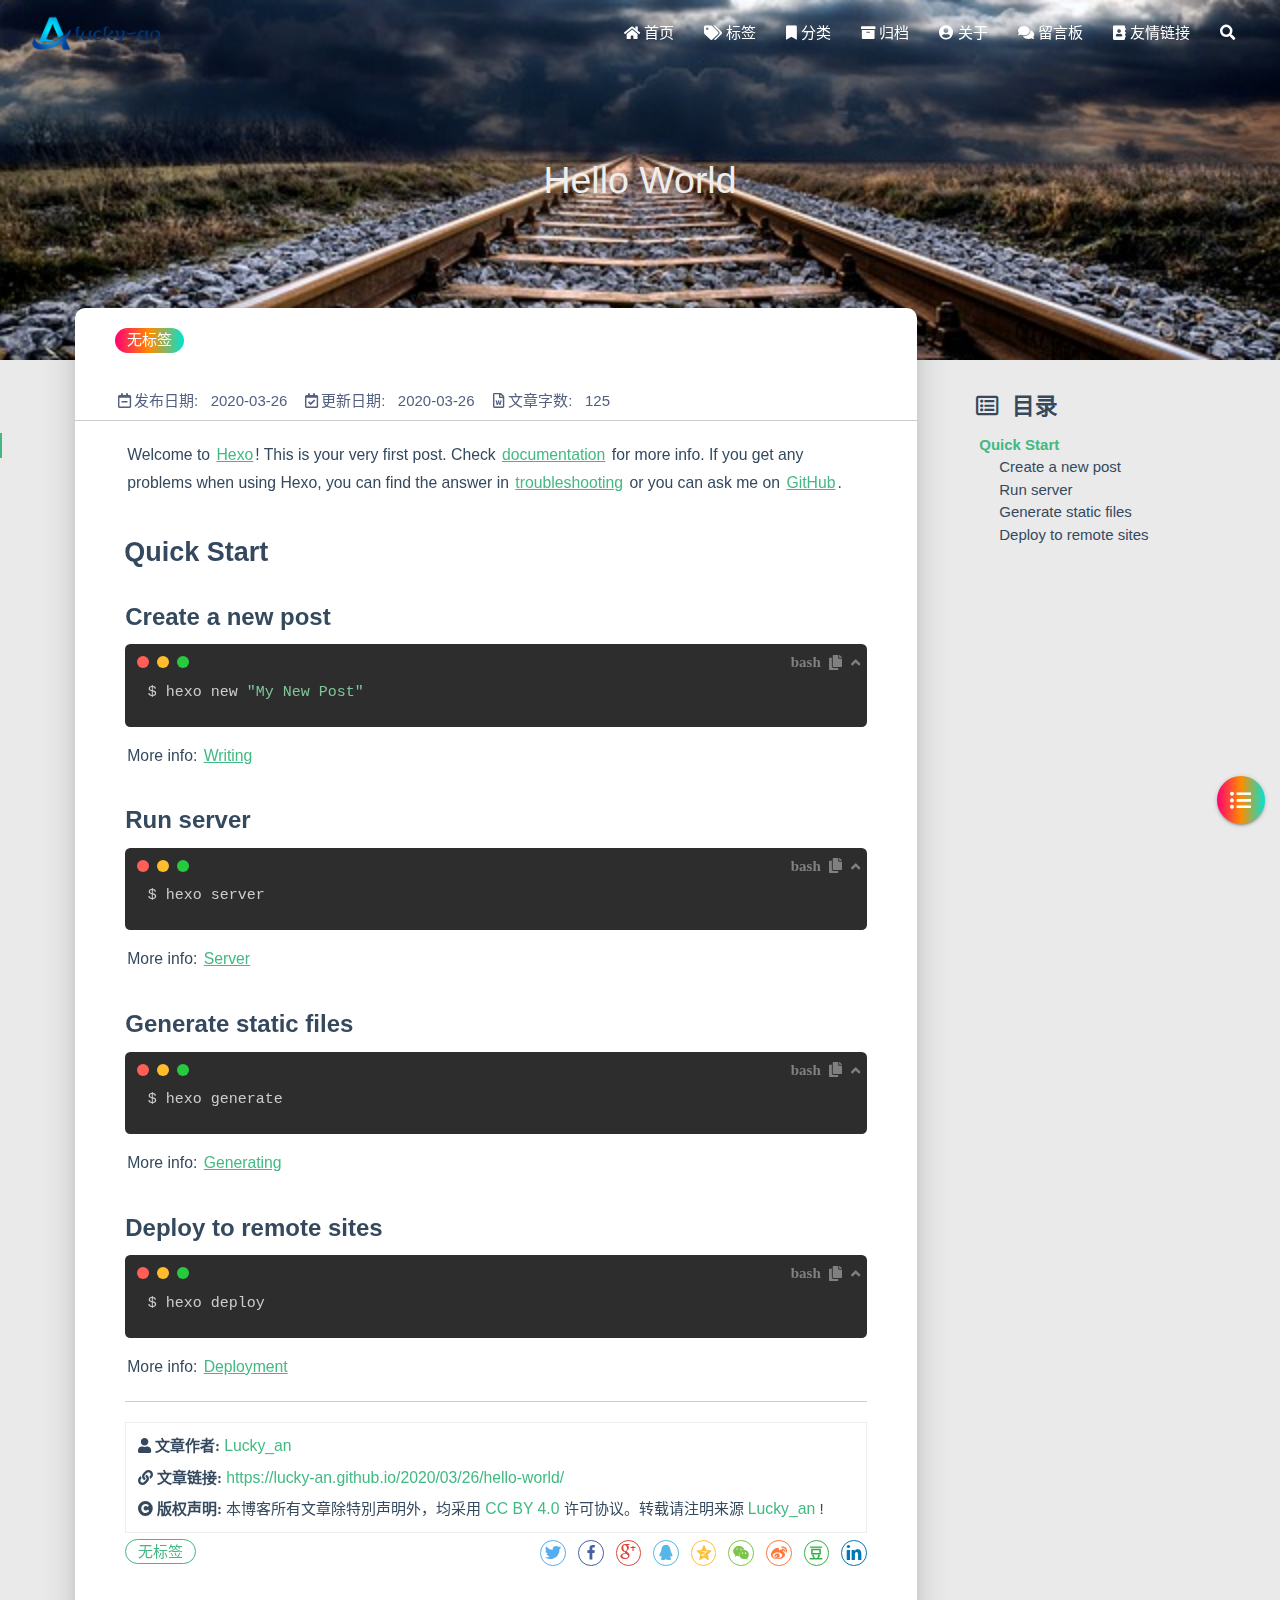
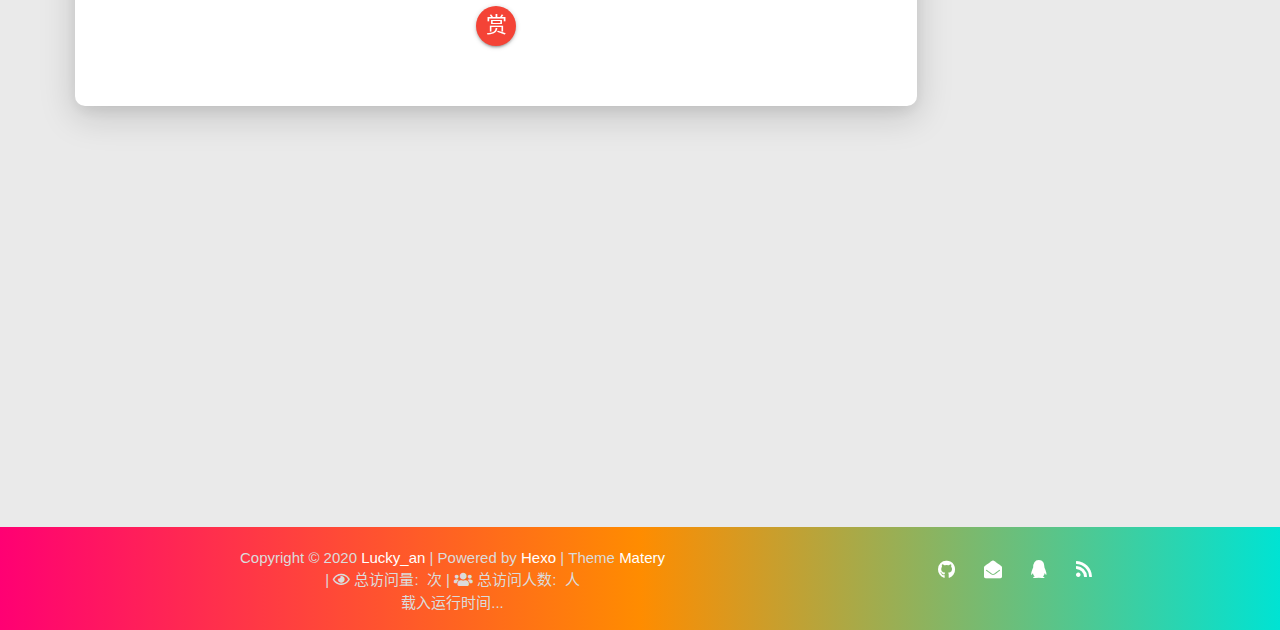
<file: 2020/03/26/hello-world/index.html>
<!DOCTYPE HTML>
<html lang="zh-CN">


<head>
    <meta charset="utf-8">
    <meta name="keywords" content="Hello World, null">
    <meta name="description" content="Welcome to Hexo! This is your very first post. Check documentation for more info. If you get any problems when using Hex">
    <meta http-equiv="X-UA-Compatible" content="IE=edge">
    <meta name="viewport" content="width=device-width, initial-scale=1.0, user-scalable=no">
    <meta name="renderer" content="webkit|ie-stand|ie-comp">
    <meta name="mobile-web-app-capable" content="yes">
    <meta name="format-detection" content="telephone=no">
    <meta name="apple-mobile-web-app-capable" content="yes">
    <meta name="apple-mobile-web-app-status-bar-style" content="black-translucent">
    <title>Hello World | null</title>
    <link rel="icon" type="image/png" href="/favicon.png">

    <link rel="stylesheet" type="text/css" href="/libs/awesome/css/all.css">
    <link rel="stylesheet" type="text/css" href="/libs/materialize/materialize.min.css">
    <link rel="stylesheet" type="text/css" href="/libs/aos/aos.css">
    <link rel="stylesheet" type="text/css" href="/libs/animate/animate.min.css">
    <link rel="stylesheet" type="text/css" href="/libs/lightGallery/css/lightgallery.min.css">
    <link rel="stylesheet" type="text/css" href="/css/matery.css">
    <link rel="stylesheet" type="text/css" href="/css/my.css">
    
    <script src="/libs/jquery/jquery.min.js"></script>
    
<meta name="generator" content="Hexo 4.2.0"><link rel="stylesheet" href="/css/prism-tomorrow.css" type="text/css"></head>


<body>
    <header class="navbar-fixed">
    <nav id="headNav" class="bg-color nav-transparent">
        <div id="navContainer" class="nav-wrapper head-container">
            <div class="brand-logo">
                <a href="/" class="waves-effect waves-light">
                    
                    <img src="/medias/logo.png" class="logo-img" alt="LOGO">
                    
                    <span class="logo-span"></span>
                </a>
            </div>
            

<a href="#" data-target="mobile-nav" class="sidenav-trigger button-collapse"><i class="fas fa-bars"></i></a>
<ul class="right nav-menu">
  
  <li class="hide-on-med-and-down nav-item">
    
    <a href="/" class="waves-effect waves-light">
      
      <i class="fas fa-home" style="zoom: 0.6;"></i>
      
      <span>首页</span>
    </a>
    
  </li>
  
  <li class="hide-on-med-and-down nav-item">
    
    <a href="/tags" class="waves-effect waves-light">
      
      <i class="fas fa-tags" style="zoom: 0.6;"></i>
      
      <span>标签</span>
    </a>
    
  </li>
  
  <li class="hide-on-med-and-down nav-item">
    
    <a href="/categories" class="waves-effect waves-light">
      
      <i class="fas fa-bookmark" style="zoom: 0.6;"></i>
      
      <span>分类</span>
    </a>
    
  </li>
  
  <li class="hide-on-med-and-down nav-item">
    
    <a href="/archives" class="waves-effect waves-light">
      
      <i class="fas fa-archive" style="zoom: 0.6;"></i>
      
      <span>归档</span>
    </a>
    
  </li>
  
  <li class="hide-on-med-and-down nav-item">
    
    <a href="/about" class="waves-effect waves-light">
      
      <i class="fas fa-user-circle" style="zoom: 0.6;"></i>
      
      <span>关于</span>
    </a>
    
  </li>
  
  <li class="hide-on-med-and-down nav-item">
    
    <a href="/contact" class="waves-effect waves-light">
      
      <i class="fas fa-comments" style="zoom: 0.6;"></i>
      
      <span>留言板</span>
    </a>
    
  </li>
  
  <li class="hide-on-med-and-down nav-item">
    
    <a href="/friends" class="waves-effect waves-light">
      
      <i class="fas fa-address-book" style="zoom: 0.6;"></i>
      
      <span>友情链接</span>
    </a>
    
  </li>
  
  <li>
    <a href="#searchModal" class="modal-trigger waves-effect waves-light">
      <i id="searchIcon" class="fas fa-search" title="搜索" style="zoom: 0.85;"></i>
    </a>
  </li>
</ul>

<div id="mobile-nav" class="side-nav sidenav">

    <div class="mobile-head bg-color">
        
        <img src="/medias/logo.png" class="logo-img circle responsive-img">
        
        <div class="logo-name"></div>
        <div class="logo-desc">
            
            Never really desperate, only the lost of the soul.
            
        </div>
    </div>

    

    <ul class="menu-list mobile-menu-list">
        
        <li class="m-nav-item">
	  
		<a href="/" class="waves-effect waves-light">
			
			    <i class="fa-fw fas fa-home"></i>
			
			首页
		</a>
          
        </li>
        
        <li class="m-nav-item">
	  
		<a href="/tags" class="waves-effect waves-light">
			
			    <i class="fa-fw fas fa-tags"></i>
			
			标签
		</a>
          
        </li>
        
        <li class="m-nav-item">
	  
		<a href="/categories" class="waves-effect waves-light">
			
			    <i class="fa-fw fas fa-bookmark"></i>
			
			分类
		</a>
          
        </li>
        
        <li class="m-nav-item">
	  
		<a href="/archives" class="waves-effect waves-light">
			
			    <i class="fa-fw fas fa-archive"></i>
			
			归档
		</a>
          
        </li>
        
        <li class="m-nav-item">
	  
		<a href="/about" class="waves-effect waves-light">
			
			    <i class="fa-fw fas fa-user-circle"></i>
			
			关于
		</a>
          
        </li>
        
        <li class="m-nav-item">
	  
		<a href="/contact" class="waves-effect waves-light">
			
			    <i class="fa-fw fas fa-comments"></i>
			
			Contact
		</a>
          
        </li>
        
        <li class="m-nav-item">
	  
		<a href="/friends" class="waves-effect waves-light">
			
			    <i class="fa-fw fas fa-address-book"></i>
			
			友情链接
		</a>
          
        </li>
        
        
        <li><div class="divider"></div></li>
        <li>
            <a href="https://github.com/blinkfox/hexo-theme-matery" class="waves-effect waves-light" target="_blank">
                <i class="fab fa-github-square fa-fw"></i>Fork Me
            </a>
        </li>
        
    </ul>
</div>

        </div>

        
            <style>
    .nav-transparent .github-corner {
        display: none !important;
    }

    .github-corner {
        position: absolute;
        z-index: 10;
        top: 0;
        right: 0;
        border: 0;
        transform: scale(1.1);
    }

    .github-corner svg {
        color: #0f9d58;
        fill: #fff;
        height: 64px;
        width: 64px;
    }

    .github-corner:hover .octo-arm {
        animation: a 0.56s ease-in-out;
    }

    .github-corner .octo-arm {
        animation: none;
    }

    @keyframes a {
        0%,
        to {
            transform: rotate(0);
        }
        20%,
        60% {
            transform: rotate(-25deg);
        }
        40%,
        80% {
            transform: rotate(10deg);
        }
    }
</style>

<a href="https://github.com/blinkfox/hexo-theme-matery" class="github-corner tooltipped hide-on-med-and-down" target="_blank"
   data-tooltip="Fork Me" data-position="left" data-delay="50">
    <svg viewBox="0 0 250 250" aria-hidden="true">
        <path d="M0,0 L115,115 L130,115 L142,142 L250,250 L250,0 Z"></path>
        <path d="M128.3,109.0 C113.8,99.7 119.0,89.6 119.0,89.6 C122.0,82.7 120.5,78.6 120.5,78.6 C119.2,72.0 123.4,76.3 123.4,76.3 C127.3,80.9 125.5,87.3 125.5,87.3 C122.9,97.6 130.6,101.9 134.4,103.2"
              fill="currentColor" style="transform-origin: 130px 106px;" class="octo-arm"></path>
        <path d="M115.0,115.0 C114.9,115.1 118.7,116.5 119.8,115.4 L133.7,101.6 C136.9,99.2 139.9,98.4 142.2,98.6 C133.8,88.0 127.5,74.4 143.8,58.0 C148.5,53.4 154.0,51.2 159.7,51.0 C160.3,49.4 163.2,43.6 171.4,40.1 C171.4,40.1 176.1,42.5 178.8,56.2 C183.1,58.6 187.2,61.8 190.9,65.4 C194.5,69.0 197.7,73.2 200.1,77.6 C213.8,80.2 216.3,84.9 216.3,84.9 C212.7,93.1 206.9,96.0 205.4,96.6 C205.1,102.4 203.0,107.8 198.3,112.5 C181.9,128.9 168.3,122.5 157.7,114.1 C157.9,116.9 156.7,120.9 152.7,124.9 L141.0,136.5 C139.8,137.7 141.6,141.9 141.8,141.8 Z"
              fill="currentColor" class="octo-body"></path>
    </svg>
</a>
        
    </nav>

</header>

    



<div class="bg-cover pd-header post-cover" style="background-image: url('/medias/featureimages/12.jpg')">
    <div class="container" style="right: 0px;left: 0px;">
        <div class="row">
            <div class="col s12 m12 l12">
                <div class="brand">
                    <h1 class="description center-align post-title">Hello World</h1>
                </div>
            </div>
        </div>
    </div>
</div>




<main class="post-container content">

    
    <link rel="stylesheet" href="/libs/tocbot/tocbot.css">
<style>
    #articleContent h1::before,
    #articleContent h2::before,
    #articleContent h3::before,
    #articleContent h4::before,
    #articleContent h5::before,
    #articleContent h6::before {
        display: block;
        content: " ";
        height: 100px;
        margin-top: -100px;
        visibility: hidden;
    }

    #articleContent :focus {
        outline: none;
    }

    .toc-fixed {
        position: fixed;
        top: 64px;
    }

    .toc-widget {
        width: 345px;
        padding-left: 20px;
    }

    .toc-widget .toc-title {
        margin: 35px 0 15px 0;
        padding-left: 17px;
        font-size: 1.5rem;
        font-weight: bold;
        line-height: 1.5rem;
    }

    .toc-widget ol {
        padding: 0;
        list-style: none;
    }

    #toc-content {
        height: calc(100vh - 250px);
        overflow: auto;
    }

    #toc-content ol {
        padding-left: 10px;
    }

    #toc-content ol li {
        padding-left: 10px;
    }

    #toc-content .toc-link:hover {
        color: #42b983;
        font-weight: 700;
        text-decoration: underline;
    }

    #toc-content .toc-link::before {
        background-color: transparent;
        max-height: 25px;
    }

    #toc-content .is-active-link {
        color: #42b983;
    }

    #toc-content .is-active-link::before {
        background-color: #42b983;
    }

    #floating-toc-btn {
        position: fixed;
        right: 15px;
        bottom: 76px;
        padding-top: 15px;
        margin-bottom: 0;
        z-index: 998;
    }

    #floating-toc-btn .btn-floating {
        width: 48px;
        height: 48px;
    }

    #floating-toc-btn .btn-floating i {
        line-height: 48px;
        font-size: 1.4rem;
    }
</style>
<div class="row">
    <div id="main-content" class="col s12 m12 l9">
        <!-- 文章内容详情 -->
<div id="artDetail">
    <div class="card">
        <div class="card-content article-info">
            <div class="row tag-cate">
                <div class="col s7">
                    
                          <div class="article-tag">
                            <span class="chip bg-color">无标签</span>
                          </div>
                    
                </div>
                <div class="col s5 right-align">
                    
                </div>
            </div>

            <div class="post-info">
                
                <div class="post-date info-break-policy">
                    <i class="far fa-calendar-minus fa-fw"></i>发布日期:&nbsp;&nbsp;
                    2020-03-26
                </div>
                

                
                <div class="post-date info-break-policy">
                    <i class="far fa-calendar-check fa-fw"></i>更新日期:&nbsp;&nbsp;
                    2020-03-26
                </div>
                

                
                <div class="info-break-policy">
                    <i class="far fa-file-word fa-fw"></i>文章字数:&nbsp;&nbsp;
                    125
                </div>
                

                
				
                
            </div>
            
        </div>
        <hr class="clearfix">
        <div class="card-content article-card-content">
            <div id="articleContent">
                <p>Welcome to <a href="https://hexo.io/" target="_blank" rel="noopener">Hexo</a>! This is your very first post. Check <a href="https://hexo.io/docs/" target="_blank" rel="noopener">documentation</a> for more info. If you get any problems when using Hexo, you can find the answer in <a href="https://hexo.io/docs/troubleshooting.html" target="_blank" rel="noopener">troubleshooting</a> or you can ask me on <a href="https://github.com/hexojs/hexo/issues" target="_blank" rel="noopener">GitHub</a>.</p>
<h2 id="Quick-Start"><a href="#Quick-Start" class="headerlink" title="Quick Start"></a>Quick Start</h2><h3 id="Create-a-new-post"><a href="#Create-a-new-post" class="headerlink" title="Create a new post"></a>Create a new post</h3><pre class=" language-bash"><code class="language-bash">$ hexo new <span class="token string">"My New Post"</span></code></pre>
<p>More info: <a href="https://hexo.io/docs/writing.html" target="_blank" rel="noopener">Writing</a></p>
<h3 id="Run-server"><a href="#Run-server" class="headerlink" title="Run server"></a>Run server</h3><pre class=" language-bash"><code class="language-bash">$ hexo server</code></pre>
<p>More info: <a href="https://hexo.io/docs/server.html" target="_blank" rel="noopener">Server</a></p>
<h3 id="Generate-static-files"><a href="#Generate-static-files" class="headerlink" title="Generate static files"></a>Generate static files</h3><pre class=" language-bash"><code class="language-bash">$ hexo generate</code></pre>
<p>More info: <a href="https://hexo.io/docs/generating.html" target="_blank" rel="noopener">Generating</a></p>
<h3 id="Deploy-to-remote-sites"><a href="#Deploy-to-remote-sites" class="headerlink" title="Deploy to remote sites"></a>Deploy to remote sites</h3><pre class=" language-bash"><code class="language-bash">$ hexo deploy</code></pre>
<p>More info: <a href="https://hexo.io/docs/one-command-deployment.html" target="_blank" rel="noopener">Deployment</a></p>
<script>
        document.querySelectorAll('.github-emoji')
          .forEach(el => {
            if (!el.dataset.src) { return; }
            const img = document.createElement('img');
            img.style = 'display:none !important;';
            img.src = el.dataset.src;
            img.addEventListener('error', () => {
              img.remove();
              el.style.color = 'inherit';
              el.style.backgroundImage = 'none';
              el.style.background = 'none';
            });
            img.addEventListener('load', () => {
              img.remove();
            });
            document.body.appendChild(img);
          });
      </script>
            </div>
            <hr/>

            

    <div class="reprint" id="reprint-statement">
        
            <div class="reprint__author">
                <span class="reprint-meta" style="font-weight: bold;">
                    <i class="fas fa-user">
                        文章作者:
                    </i>
                </span>
                <span class="reprint-info">
                    <a href="https://lucky-an.github.io" rel="external nofollow noreferrer">Lucky_an</a>
                </span>
            </div>
            <div class="reprint__type">
                <span class="reprint-meta" style="font-weight: bold;">
                    <i class="fas fa-link">
                        文章链接:
                    </i>
                </span>
                <span class="reprint-info">
                    <a href="https://lucky-an.github.io/2020/03/26/hello-world/">https://lucky-an.github.io/2020/03/26/hello-world/</a>
                </span>
            </div>
            <div class="reprint__notice">
                <span class="reprint-meta" style="font-weight: bold;">
                    <i class="fas fa-copyright">
                        版权声明:
                    </i>
                </span>
                <span class="reprint-info">
                    本博客所有文章除特別声明外，均采用
                    <a href="https://creativecommons.org/licenses/by/4.0/deed.zh" rel="external nofollow noreferrer" target="_blank">CC BY 4.0</a>
                    许可协议。转载请注明来源
                    <a href="https://lucky-an.github.io" target="_blank">Lucky_an</a>
                    !
                </span>
            </div>
        
    </div>

    <script async defer>
      document.addEventListener("copy", function (e) {
        let toastHTML = '<span>复制成功，请遵循本文的转载规则</span><button class="btn-flat toast-action" onclick="navToReprintStatement()" style="font-size: smaller">查看</a>';
        M.toast({html: toastHTML})
      });

      function navToReprintStatement() {
        $("html, body").animate({scrollTop: $("#reprint-statement").offset().top - 80}, 800);
      }
    </script>



            <div class="tag_share" style="display: block;">
                <div class="post-meta__tag-list" style="display: inline-block;">
                    
                        <div class="article-tag">
                            <span class="chip bg-color">无标签</span>
                        </div>
                    
                </div>
                <div class="post_share" style="zoom: 80%; width: fit-content; display: inline-block; float: right; margin: -0.15rem 0;">
                    <link rel="stylesheet" type="text/css" href="/libs/share/css/share.min.css">

<div id="article-share">
    
    
    <div class="social-share" data-sites="twitter,facebook,google,qq,qzone,wechat,weibo,douban,linkedin" data-wechat-qrcode-helper="<p>微信扫一扫即可分享！</p>"></div>
    <script src="/libs/share/js/social-share.min.js"></script>
    

    

</div>

                </div>
            </div>
            
                <style>
    #reward {
        margin: 40px 0;
        text-align: center;
    }

    #reward .reward-link {
        font-size: 1.4rem;
        line-height: 38px;
    }

    #reward .btn-floating:hover {
        box-shadow: 0 6px 12px rgba(0, 0, 0, 0.2), 0 5px 15px rgba(0, 0, 0, 0.2);
    }

    #rewardModal {
        width: 320px;
        height: 350px;
    }

    #rewardModal .reward-title {
        margin: 15px auto;
        padding-bottom: 5px;
    }

    #rewardModal .modal-content {
        padding: 10px;
    }

    #rewardModal .close {
        position: absolute;
        right: 15px;
        top: 15px;
        color: rgba(0, 0, 0, 0.5);
        font-size: 1.3rem;
        line-height: 20px;
        cursor: pointer;
    }

    #rewardModal .close:hover {
        color: #ef5350;
        transform: scale(1.3);
        -moz-transform:scale(1.3);
        -webkit-transform:scale(1.3);
        -o-transform:scale(1.3);
    }

    #rewardModal .reward-tabs {
        margin: 0 auto;
        width: 210px;
    }

    .reward-tabs .tabs {
        height: 38px;
        margin: 10px auto;
        padding-left: 0;
    }

    .reward-content ul {
        padding-left: 0 !important;
    }

    .reward-tabs .tabs .tab {
        height: 38px;
        line-height: 38px;
    }

    .reward-tabs .tab a {
        color: #fff;
        background-color: #ccc;
    }

    .reward-tabs .tab a:hover {
        background-color: #ccc;
        color: #fff;
    }

    .reward-tabs .wechat-tab .active {
        color: #fff !important;
        background-color: #22AB38 !important;
    }

    .reward-tabs .alipay-tab .active {
        color: #fff !important;
        background-color: #019FE8 !important;
    }

    .reward-tabs .reward-img {
        width: 210px;
        height: 210px;
    }
</style>

<div id="reward">
    <a href="#rewardModal" class="reward-link modal-trigger btn-floating btn-medium waves-effect waves-light red">赏</a>

    <!-- Modal Structure -->
    <div id="rewardModal" class="modal">
        <div class="modal-content">
            <a class="close modal-close"><i class="fas fa-times"></i></a>
            <h4 class="reward-title">If my article helps you, I don't mind you reward me</h4>
            <div class="reward-content">
                <div class="reward-tabs">
                    <ul class="tabs row">
                        <li class="tab col s6 alipay-tab waves-effect waves-light"><a href="#alipay">支付宝</a></li>
                        <li class="tab col s6 wechat-tab waves-effect waves-light"><a href="#wechat">微 信</a></li>
                    </ul>
                    <div id="alipay">
                        <img src="/medias/reward/alipay.jpg" class="reward-img" alt="支付宝打赏二维码">
                    </div>
                    <div id="wechat">
                        <img src="/medias/reward/wechat.jpg" class="reward-img" alt="微信打赏二维码">
                    </div>
                </div>
            </div>
        </div>
    </div>
</div>

<script>
    $(function () {
        $('.tabs').tabs();
    });
</script>
            
        </div>
    </div>

    

    

    

    

    

    

<article id="prenext-posts" class="prev-next articles">
    <div class="row article-row">
        
        <div class="article col s12 m6" data-aos="fade-up">
            <div class="article-badge left-badge text-color">
                <i class="fas fa-chevron-left"></i>&nbsp;上一篇</div>
            <div class="card">
                <a href="/2020/03/26/webpack/">
                    <div class="card-image">
                        
                        
                        <img src="/medias/featureimages/21.jpg" class="responsive-img" alt="webpack">
                        
                        <span class="card-title">webpack</span>
                    </div>
                </a>
                <div class="card-content article-content">
                    <div class="summary block-with-text">
                        
                            
        document.querySelectorAll('.github-emoji')
          .forEach(el => {
            if (!el.dataset.src) { return
                        
                    </div>
                    <div class="publish-info">
                        <span class="publish-date">
                            <i class="far fa-clock fa-fw icon-date"></i>2020-03-26
                        </span>
                        <span class="publish-author">
                            
                            <i class="fas fa-user fa-fw"></i>
                            Lucky_an
                            
                        </span>
                    </div>
                </div>
                
            </div>
        </div>
        
        
        <div class="article col s12 m6" data-aos="fade-up">
            <div class="article-badge right-badge text-color">
                本篇&nbsp;<i class="far fa-dot-circle"></i>
            </div>
            <div class="card">
                <a href="/2020/03/26/hello-world/">
                    <div class="card-image">
                        
                        
                        <img src="/medias/featureimages/12.jpg" class="responsive-img" alt="Hello World">
                        
                        <span class="card-title">Hello World</span>
                    </div>
                </a>
                <div class="card-content article-content">
                    <div class="summary block-with-text">
                        
                            Welcome to Hexo! This is your very first post. Check documentation for more info. If you get any problems when using Hex
                        
                    </div>
                    <div class="publish-info">
                            <span class="publish-date">
                                <i class="far fa-clock fa-fw icon-date"></i>2020-03-26
                            </span>
                        <span class="publish-author">
                            
                            <i class="fas fa-user fa-fw"></i>
                            Lucky_an
                            
                        </span>
                    </div>
                </div>

                
            </div>
        </div>
        
    </div>
</article>

</div>



<!-- 代码块功能依赖 -->
<script type="text/javascript" src="/libs/codeBlock/codeBlockFuction.js"></script>

<!-- 代码语言 -->

<script type="text/javascript" src="/libs/codeBlock/codeLang.js"></script>

    
<!-- 代码块复制 -->

<script type="text/javascript" src="/libs/codeBlock/codeCopy.js"></script>


<!-- 代码块收缩 -->

<script type="text/javascript" src="/libs/codeBlock/codeShrink.js"></script>


<!-- 代码块折行 -->

<style type="text/css">
code[class*="language-"], pre[class*="language-"] { white-space: pre !important; }
</style>

    </div>
    <div id="toc-aside" class="expanded col l3 hide-on-med-and-down">
        <div class="toc-widget">
            <div class="toc-title"><i class="far fa-list-alt"></i>&nbsp;&nbsp;目录</div>
            <div id="toc-content"></div>
        </div>
    </div>
</div>

<!-- TOC 悬浮按钮. -->

<div id="floating-toc-btn" class="hide-on-med-and-down">
    <a class="btn-floating btn-large bg-color">
        <i class="fas fa-list-ul"></i>
    </a>
</div>


<script src="/libs/tocbot/tocbot.min.js"></script>
<script>
    $(function () {
        tocbot.init({
            tocSelector: '#toc-content',
            contentSelector: '#articleContent',
            headingsOffset: -($(window).height() * 0.4 - 45),
            collapseDepth: Number('0'),
            headingSelector: 'h2, h3, h4'
        });

        // modify the toc link href to support Chinese.
        let i = 0;
        let tocHeading = 'toc-heading-';
        $('#toc-content a').each(function () {
            $(this).attr('href', '#' + tocHeading + (++i));
        });

        // modify the heading title id to support Chinese.
        i = 0;
        $('#articleContent').children('h2, h3, h4').each(function () {
            $(this).attr('id', tocHeading + (++i));
        });

        // Set scroll toc fixed.
        let tocHeight = parseInt($(window).height() * 0.4 - 64);
        let $tocWidget = $('.toc-widget');
        $(window).scroll(function () {
            let scroll = $(window).scrollTop();
            /* add post toc fixed. */
            if (scroll > tocHeight) {
                $tocWidget.addClass('toc-fixed');
            } else {
                $tocWidget.removeClass('toc-fixed');
            }
        });

        
        /* 修复文章卡片 div 的宽度. */
        let fixPostCardWidth = function (srcId, targetId) {
            let srcDiv = $('#' + srcId);
            if (srcDiv.length === 0) {
                return;
            }

            let w = srcDiv.width();
            if (w >= 450) {
                w = w + 21;
            } else if (w >= 350 && w < 450) {
                w = w + 18;
            } else if (w >= 300 && w < 350) {
                w = w + 16;
            } else {
                w = w + 14;
            }
            $('#' + targetId).width(w);
        };

        // 切换TOC目录展开收缩的相关操作.
        const expandedClass = 'expanded';
        let $tocAside = $('#toc-aside');
        let $mainContent = $('#main-content');
        $('#floating-toc-btn .btn-floating').click(function () {
            if ($tocAside.hasClass(expandedClass)) {
                $tocAside.removeClass(expandedClass).hide();
                $mainContent.removeClass('l9');
            } else {
                $tocAside.addClass(expandedClass).show();
                $mainContent.addClass('l9');
            }
            fixPostCardWidth('artDetail', 'prenext-posts');
        });
        
    });
</script>

    

</main>



    <footer class="page-footer bg-color">
    <div class="container row center-align" style="margin-bottom: 15px !important;">
        <div class="col s12 m8 l8 copy-right">
            Copyright&nbsp;&copy;
            <span id="year">2020</span>
            <a href="https://lucky-an.github.io" target="_blank">Lucky_an</a>
            |&nbsp;Powered by&nbsp;<a href="https://hexo.io/" target="_blank">Hexo</a>
            |&nbsp;Theme&nbsp;<a href="https://github.com/blinkfox/hexo-theme-matery" target="_blank">Matery</a>
            <br>
            
            
            
            
            
            
            <span id="busuanzi_container_site_pv">
                |&nbsp;<i class="far fa-eye"></i>&nbsp;总访问量:&nbsp;<span id="busuanzi_value_site_pv"
                    class="white-color"></span>&nbsp;次
            </span>
            
            
            <span id="busuanzi_container_site_uv">
                |&nbsp;<i class="fas fa-users"></i>&nbsp;总访问人数:&nbsp;<span id="busuanzi_value_site_uv"
                    class="white-color"></span>&nbsp;人
            </span>
            
            <br>
            
            <span id="sitetime">载入运行时间...</span>
            <script>
                function siteTime() {
                    var seconds = 1000;
                    var minutes = seconds * 60;
                    var hours = minutes * 60;
                    var days = hours * 24;
                    var years = days * 365;
                    var today = new Date();
                    var startYear = "2020";
                    var startMonth = "3";
                    var startDate = "26";
                    var startHour = "23";
                    var startMinute = "38";
                    var startSecond = "0";
                    var todayYear = today.getFullYear();
                    var todayMonth = today.getMonth() + 1;
                    var todayDate = today.getDate();
                    var todayHour = today.getHours();
                    var todayMinute = today.getMinutes();
                    var todaySecond = today.getSeconds();
                    var t1 = Date.UTC(startYear, startMonth, startDate, startHour, startMinute, startSecond);
                    var t2 = Date.UTC(todayYear, todayMonth, todayDate, todayHour, todayMinute, todaySecond);
                    var diff = t2 - t1;
                    var diffYears = Math.floor(diff / years);
                    var diffDays = Math.floor((diff / days) - diffYears * 365);
                    var diffHours = Math.floor((diff - (diffYears * 365 + diffDays) * days) / hours);
                    var diffMinutes = Math.floor((diff - (diffYears * 365 + diffDays) * days - diffHours * hours) /
                        minutes);
                    var diffSeconds = Math.floor((diff - (diffYears * 365 + diffDays) * days - diffHours * hours -
                        diffMinutes * minutes) / seconds);
                    if (startYear == todayYear) {
                        document.getElementById("year").innerHTML = todayYear;
                        document.getElementById("sitetime").innerHTML = "本站已安全运行 " + diffDays + " 天 " + diffHours +
                            " 小时 " + diffMinutes + " 分钟 " + diffSeconds + " 秒";
                    } else {
                        document.getElementById("year").innerHTML = startYear + " - " + todayYear;
                        document.getElementById("sitetime").innerHTML = "本站已安全运行 " + diffYears + " 年 " + diffDays +
                            " 天 " + diffHours + " 小时 " + diffMinutes + " 分钟 " + diffSeconds + " 秒";
                    }
                }
                setInterval(siteTime, 1000);
            </script>
            
            <br>
            
        </div>
        <div class="col s12 m4 l4 social-link social-statis">
    <a href="https://github.com/Lucky-An/Lucky-An.github.io" class="tooltipped" target="_blank" data-tooltip="访问我的GitHub" data-position="top" data-delay="50">
        <i class="fab fa-github"></i>
    </a>



    <a href="mailto:sjzanchenfei@163.com" class="tooltipped" target="_blank" data-tooltip="邮件联系我" data-position="top" data-delay="50">
        <i class="fas fa-envelope-open"></i>
    </a>







    <a href="tencent://AddContact/?fromId=50&fromSubId=1&subcmd=all&uin=717278531" class="tooltipped" target="_blank" data-tooltip="QQ联系我: 717278531" data-position="top" data-delay="50">
        <i class="fab fa-qq"></i>
    </a>







    <a href="/atom.xml" class="tooltipped" target="_blank" data-tooltip="RSS 订阅" data-position="top" data-delay="50">
        <i class="fas fa-rss"></i>
    </a>

</div>
    </div>
</footer>

<div class="progress-bar"></div>


    <!-- 搜索遮罩框 -->
<div id="searchModal" class="modal">
    <div class="modal-content">
        <div class="search-header">
            <span class="title"><i class="fas fa-search"></i>&nbsp;&nbsp;搜索</span>
            <input type="search" id="searchInput" name="s" placeholder="请输入搜索的关键字"
                   class="search-input">
        </div>
        <div id="searchResult"></div>
    </div>
</div>

<script src="/js/search.js"></script>
<script type="text/javascript">
$(function () {
    searchFunc("/" + "search.xml", 'searchInput', 'searchResult');
});
</script>
    <!-- 回到顶部按钮 -->
<div id="backTop" class="top-scroll">
    <a class="btn-floating btn-large waves-effect waves-light" href="#!">
        <i class="fas fa-arrow-up"></i>
    </a>
</div>


    <script src="/libs/materialize/materialize.min.js"></script>
    <script src="/libs/masonry/masonry.pkgd.min.js"></script>
    <script src="/libs/aos/aos.js"></script>
    <script src="/libs/scrollprogress/scrollProgress.min.js"></script>
    <script src="/libs/lightGallery/js/lightgallery-all.min.js"></script>
    <script src="/js/matery.js"></script>

    <!-- Global site tag (gtag.js) - Google Analytics -->


    <!-- Baidu Analytics -->

    <!-- Baidu Push -->

<script>
    (function () {
        var bp = document.createElement('script');
        var curProtocol = window.location.protocol.split(':')[0];
        if (curProtocol === 'https') {
            bp.src = 'https://zz.bdstatic.com/linksubmit/push.js';
        } else {
            bp.src = 'http://push.zhanzhang.baidu.com/push.js';
        }
        var s = document.getElementsByTagName("script")[0];
        s.parentNode.insertBefore(bp, s);
    })();
</script>

    
    <script src="/libs/others/clicklove.js" async="async"></script>
    
    
    <script async src="/libs/others/busuanzi.pure.mini.js"></script>
    

    

    

    

    

    
    
    
    <script src="/libs/instantpage/instantpage.js" type="module"></script>
    

</body>

</html>
</file>
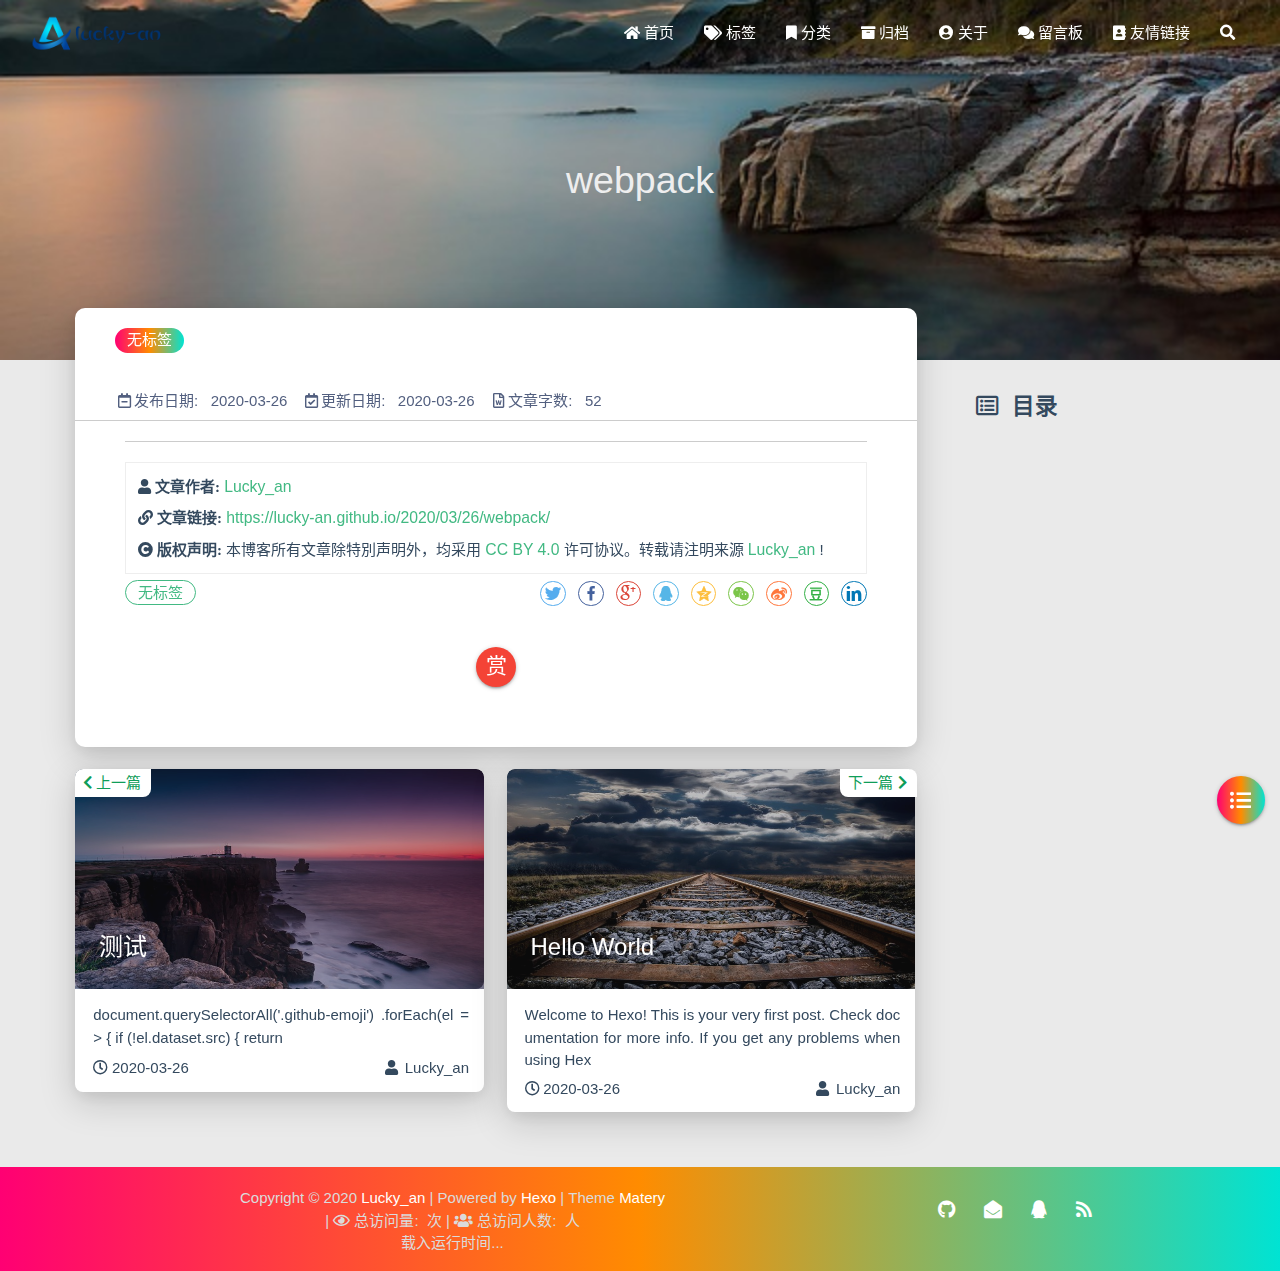
<file: 2020/03/26/webpack/index.html>
<!DOCTYPE HTML>
<html lang="zh-CN">


<head>
    <meta charset="utf-8">
    <meta name="keywords" content="webpack, null">
    <meta name="description" content="
        document.querySelectorAll(&#39;.github-emoji&#39;)
          .forEach(el =&gt; {
            if (!el.dataset.src) { return">
    <meta http-equiv="X-UA-Compatible" content="IE=edge">
    <meta name="viewport" content="width=device-width, initial-scale=1.0, user-scalable=no">
    <meta name="renderer" content="webkit|ie-stand|ie-comp">
    <meta name="mobile-web-app-capable" content="yes">
    <meta name="format-detection" content="telephone=no">
    <meta name="apple-mobile-web-app-capable" content="yes">
    <meta name="apple-mobile-web-app-status-bar-style" content="black-translucent">
    <title>webpack | null</title>
    <link rel="icon" type="image/png" href="/favicon.png">

    <link rel="stylesheet" type="text/css" href="/libs/awesome/css/all.css">
    <link rel="stylesheet" type="text/css" href="/libs/materialize/materialize.min.css">
    <link rel="stylesheet" type="text/css" href="/libs/aos/aos.css">
    <link rel="stylesheet" type="text/css" href="/libs/animate/animate.min.css">
    <link rel="stylesheet" type="text/css" href="/libs/lightGallery/css/lightgallery.min.css">
    <link rel="stylesheet" type="text/css" href="/css/matery.css">
    <link rel="stylesheet" type="text/css" href="/css/my.css">
    
    <script src="/libs/jquery/jquery.min.js"></script>
    
<meta name="generator" content="Hexo 4.2.0"><link rel="stylesheet" href="/css/prism-tomorrow.css" type="text/css"></head>


<body>
    <header class="navbar-fixed">
    <nav id="headNav" class="bg-color nav-transparent">
        <div id="navContainer" class="nav-wrapper head-container">
            <div class="brand-logo">
                <a href="/" class="waves-effect waves-light">
                    
                    <img src="/medias/logo.png" class="logo-img" alt="LOGO">
                    
                    <span class="logo-span"></span>
                </a>
            </div>
            

<a href="#" data-target="mobile-nav" class="sidenav-trigger button-collapse"><i class="fas fa-bars"></i></a>
<ul class="right nav-menu">
  
  <li class="hide-on-med-and-down nav-item">
    
    <a href="/" class="waves-effect waves-light">
      
      <i class="fas fa-home" style="zoom: 0.6;"></i>
      
      <span>首页</span>
    </a>
    
  </li>
  
  <li class="hide-on-med-and-down nav-item">
    
    <a href="/tags" class="waves-effect waves-light">
      
      <i class="fas fa-tags" style="zoom: 0.6;"></i>
      
      <span>标签</span>
    </a>
    
  </li>
  
  <li class="hide-on-med-and-down nav-item">
    
    <a href="/categories" class="waves-effect waves-light">
      
      <i class="fas fa-bookmark" style="zoom: 0.6;"></i>
      
      <span>分类</span>
    </a>
    
  </li>
  
  <li class="hide-on-med-and-down nav-item">
    
    <a href="/archives" class="waves-effect waves-light">
      
      <i class="fas fa-archive" style="zoom: 0.6;"></i>
      
      <span>归档</span>
    </a>
    
  </li>
  
  <li class="hide-on-med-and-down nav-item">
    
    <a href="/about" class="waves-effect waves-light">
      
      <i class="fas fa-user-circle" style="zoom: 0.6;"></i>
      
      <span>关于</span>
    </a>
    
  </li>
  
  <li class="hide-on-med-and-down nav-item">
    
    <a href="/contact" class="waves-effect waves-light">
      
      <i class="fas fa-comments" style="zoom: 0.6;"></i>
      
      <span>留言板</span>
    </a>
    
  </li>
  
  <li class="hide-on-med-and-down nav-item">
    
    <a href="/friends" class="waves-effect waves-light">
      
      <i class="fas fa-address-book" style="zoom: 0.6;"></i>
      
      <span>友情链接</span>
    </a>
    
  </li>
  
  <li>
    <a href="#searchModal" class="modal-trigger waves-effect waves-light">
      <i id="searchIcon" class="fas fa-search" title="搜索" style="zoom: 0.85;"></i>
    </a>
  </li>
</ul>

<div id="mobile-nav" class="side-nav sidenav">

    <div class="mobile-head bg-color">
        
        <img src="/medias/logo.png" class="logo-img circle responsive-img">
        
        <div class="logo-name"></div>
        <div class="logo-desc">
            
            Never really desperate, only the lost of the soul.
            
        </div>
    </div>

    

    <ul class="menu-list mobile-menu-list">
        
        <li class="m-nav-item">
	  
		<a href="/" class="waves-effect waves-light">
			
			    <i class="fa-fw fas fa-home"></i>
			
			首页
		</a>
          
        </li>
        
        <li class="m-nav-item">
	  
		<a href="/tags" class="waves-effect waves-light">
			
			    <i class="fa-fw fas fa-tags"></i>
			
			标签
		</a>
          
        </li>
        
        <li class="m-nav-item">
	  
		<a href="/categories" class="waves-effect waves-light">
			
			    <i class="fa-fw fas fa-bookmark"></i>
			
			分类
		</a>
          
        </li>
        
        <li class="m-nav-item">
	  
		<a href="/archives" class="waves-effect waves-light">
			
			    <i class="fa-fw fas fa-archive"></i>
			
			归档
		</a>
          
        </li>
        
        <li class="m-nav-item">
	  
		<a href="/about" class="waves-effect waves-light">
			
			    <i class="fa-fw fas fa-user-circle"></i>
			
			关于
		</a>
          
        </li>
        
        <li class="m-nav-item">
	  
		<a href="/contact" class="waves-effect waves-light">
			
			    <i class="fa-fw fas fa-comments"></i>
			
			Contact
		</a>
          
        </li>
        
        <li class="m-nav-item">
	  
		<a href="/friends" class="waves-effect waves-light">
			
			    <i class="fa-fw fas fa-address-book"></i>
			
			友情链接
		</a>
          
        </li>
        
        
        <li><div class="divider"></div></li>
        <li>
            <a href="https://github.com/blinkfox/hexo-theme-matery" class="waves-effect waves-light" target="_blank">
                <i class="fab fa-github-square fa-fw"></i>Fork Me
            </a>
        </li>
        
    </ul>
</div>

        </div>

        
            <style>
    .nav-transparent .github-corner {
        display: none !important;
    }

    .github-corner {
        position: absolute;
        z-index: 10;
        top: 0;
        right: 0;
        border: 0;
        transform: scale(1.1);
    }

    .github-corner svg {
        color: #0f9d58;
        fill: #fff;
        height: 64px;
        width: 64px;
    }

    .github-corner:hover .octo-arm {
        animation: a 0.56s ease-in-out;
    }

    .github-corner .octo-arm {
        animation: none;
    }

    @keyframes a {
        0%,
        to {
            transform: rotate(0);
        }
        20%,
        60% {
            transform: rotate(-25deg);
        }
        40%,
        80% {
            transform: rotate(10deg);
        }
    }
</style>

<a href="https://github.com/blinkfox/hexo-theme-matery" class="github-corner tooltipped hide-on-med-and-down" target="_blank"
   data-tooltip="Fork Me" data-position="left" data-delay="50">
    <svg viewBox="0 0 250 250" aria-hidden="true">
        <path d="M0,0 L115,115 L130,115 L142,142 L250,250 L250,0 Z"></path>
        <path d="M128.3,109.0 C113.8,99.7 119.0,89.6 119.0,89.6 C122.0,82.7 120.5,78.6 120.5,78.6 C119.2,72.0 123.4,76.3 123.4,76.3 C127.3,80.9 125.5,87.3 125.5,87.3 C122.9,97.6 130.6,101.9 134.4,103.2"
              fill="currentColor" style="transform-origin: 130px 106px;" class="octo-arm"></path>
        <path d="M115.0,115.0 C114.9,115.1 118.7,116.5 119.8,115.4 L133.7,101.6 C136.9,99.2 139.9,98.4 142.2,98.6 C133.8,88.0 127.5,74.4 143.8,58.0 C148.5,53.4 154.0,51.2 159.7,51.0 C160.3,49.4 163.2,43.6 171.4,40.1 C171.4,40.1 176.1,42.5 178.8,56.2 C183.1,58.6 187.2,61.8 190.9,65.4 C194.5,69.0 197.7,73.2 200.1,77.6 C213.8,80.2 216.3,84.9 216.3,84.9 C212.7,93.1 206.9,96.0 205.4,96.6 C205.1,102.4 203.0,107.8 198.3,112.5 C181.9,128.9 168.3,122.5 157.7,114.1 C157.9,116.9 156.7,120.9 152.7,124.9 L141.0,136.5 C139.8,137.7 141.6,141.9 141.8,141.8 Z"
              fill="currentColor" class="octo-body"></path>
    </svg>
</a>
        
    </nav>

</header>

    



<div class="bg-cover pd-header post-cover" style="background-image: url('/medias/featureimages/21.jpg')">
    <div class="container" style="right: 0px;left: 0px;">
        <div class="row">
            <div class="col s12 m12 l12">
                <div class="brand">
                    <h1 class="description center-align post-title">webpack</h1>
                </div>
            </div>
        </div>
    </div>
</div>




<main class="post-container content">

    
    <link rel="stylesheet" href="/libs/tocbot/tocbot.css">
<style>
    #articleContent h1::before,
    #articleContent h2::before,
    #articleContent h3::before,
    #articleContent h4::before,
    #articleContent h5::before,
    #articleContent h6::before {
        display: block;
        content: " ";
        height: 100px;
        margin-top: -100px;
        visibility: hidden;
    }

    #articleContent :focus {
        outline: none;
    }

    .toc-fixed {
        position: fixed;
        top: 64px;
    }

    .toc-widget {
        width: 345px;
        padding-left: 20px;
    }

    .toc-widget .toc-title {
        margin: 35px 0 15px 0;
        padding-left: 17px;
        font-size: 1.5rem;
        font-weight: bold;
        line-height: 1.5rem;
    }

    .toc-widget ol {
        padding: 0;
        list-style: none;
    }

    #toc-content {
        height: calc(100vh - 250px);
        overflow: auto;
    }

    #toc-content ol {
        padding-left: 10px;
    }

    #toc-content ol li {
        padding-left: 10px;
    }

    #toc-content .toc-link:hover {
        color: #42b983;
        font-weight: 700;
        text-decoration: underline;
    }

    #toc-content .toc-link::before {
        background-color: transparent;
        max-height: 25px;
    }

    #toc-content .is-active-link {
        color: #42b983;
    }

    #toc-content .is-active-link::before {
        background-color: #42b983;
    }

    #floating-toc-btn {
        position: fixed;
        right: 15px;
        bottom: 76px;
        padding-top: 15px;
        margin-bottom: 0;
        z-index: 998;
    }

    #floating-toc-btn .btn-floating {
        width: 48px;
        height: 48px;
    }

    #floating-toc-btn .btn-floating i {
        line-height: 48px;
        font-size: 1.4rem;
    }
</style>
<div class="row">
    <div id="main-content" class="col s12 m12 l9">
        <!-- 文章内容详情 -->
<div id="artDetail">
    <div class="card">
        <div class="card-content article-info">
            <div class="row tag-cate">
                <div class="col s7">
                    
                          <div class="article-tag">
                            <span class="chip bg-color">无标签</span>
                          </div>
                    
                </div>
                <div class="col s5 right-align">
                    
                </div>
            </div>

            <div class="post-info">
                
                <div class="post-date info-break-policy">
                    <i class="far fa-calendar-minus fa-fw"></i>发布日期:&nbsp;&nbsp;
                    2020-03-26
                </div>
                

                
                <div class="post-date info-break-policy">
                    <i class="far fa-calendar-check fa-fw"></i>更新日期:&nbsp;&nbsp;
                    2020-03-26
                </div>
                

                
                <div class="info-break-policy">
                    <i class="far fa-file-word fa-fw"></i>文章字数:&nbsp;&nbsp;
                    52
                </div>
                

                
				
                
            </div>
            
        </div>
        <hr class="clearfix">
        <div class="card-content article-card-content">
            <div id="articleContent">
                <script>
        document.querySelectorAll('.github-emoji')
          .forEach(el => {
            if (!el.dataset.src) { return; }
            const img = document.createElement('img');
            img.style = 'display:none !important;';
            img.src = el.dataset.src;
            img.addEventListener('error', () => {
              img.remove();
              el.style.color = 'inherit';
              el.style.backgroundImage = 'none';
              el.style.background = 'none';
            });
            img.addEventListener('load', () => {
              img.remove();
            });
            document.body.appendChild(img);
          });
      </script>
            </div>
            <hr/>

            

    <div class="reprint" id="reprint-statement">
        
            <div class="reprint__author">
                <span class="reprint-meta" style="font-weight: bold;">
                    <i class="fas fa-user">
                        文章作者:
                    </i>
                </span>
                <span class="reprint-info">
                    <a href="https://lucky-an.github.io" rel="external nofollow noreferrer">Lucky_an</a>
                </span>
            </div>
            <div class="reprint__type">
                <span class="reprint-meta" style="font-weight: bold;">
                    <i class="fas fa-link">
                        文章链接:
                    </i>
                </span>
                <span class="reprint-info">
                    <a href="https://lucky-an.github.io/2020/03/26/webpack/">https://lucky-an.github.io/2020/03/26/webpack/</a>
                </span>
            </div>
            <div class="reprint__notice">
                <span class="reprint-meta" style="font-weight: bold;">
                    <i class="fas fa-copyright">
                        版权声明:
                    </i>
                </span>
                <span class="reprint-info">
                    本博客所有文章除特別声明外，均采用
                    <a href="https://creativecommons.org/licenses/by/4.0/deed.zh" rel="external nofollow noreferrer" target="_blank">CC BY 4.0</a>
                    许可协议。转载请注明来源
                    <a href="https://lucky-an.github.io" target="_blank">Lucky_an</a>
                    !
                </span>
            </div>
        
    </div>

    <script async defer>
      document.addEventListener("copy", function (e) {
        let toastHTML = '<span>复制成功，请遵循本文的转载规则</span><button class="btn-flat toast-action" onclick="navToReprintStatement()" style="font-size: smaller">查看</a>';
        M.toast({html: toastHTML})
      });

      function navToReprintStatement() {
        $("html, body").animate({scrollTop: $("#reprint-statement").offset().top - 80}, 800);
      }
    </script>



            <div class="tag_share" style="display: block;">
                <div class="post-meta__tag-list" style="display: inline-block;">
                    
                        <div class="article-tag">
                            <span class="chip bg-color">无标签</span>
                        </div>
                    
                </div>
                <div class="post_share" style="zoom: 80%; width: fit-content; display: inline-block; float: right; margin: -0.15rem 0;">
                    <link rel="stylesheet" type="text/css" href="/libs/share/css/share.min.css">

<div id="article-share">
    
    
    <div class="social-share" data-sites="twitter,facebook,google,qq,qzone,wechat,weibo,douban,linkedin" data-wechat-qrcode-helper="<p>微信扫一扫即可分享！</p>"></div>
    <script src="/libs/share/js/social-share.min.js"></script>
    

    

</div>

                </div>
            </div>
            
                <style>
    #reward {
        margin: 40px 0;
        text-align: center;
    }

    #reward .reward-link {
        font-size: 1.4rem;
        line-height: 38px;
    }

    #reward .btn-floating:hover {
        box-shadow: 0 6px 12px rgba(0, 0, 0, 0.2), 0 5px 15px rgba(0, 0, 0, 0.2);
    }

    #rewardModal {
        width: 320px;
        height: 350px;
    }

    #rewardModal .reward-title {
        margin: 15px auto;
        padding-bottom: 5px;
    }

    #rewardModal .modal-content {
        padding: 10px;
    }

    #rewardModal .close {
        position: absolute;
        right: 15px;
        top: 15px;
        color: rgba(0, 0, 0, 0.5);
        font-size: 1.3rem;
        line-height: 20px;
        cursor: pointer;
    }

    #rewardModal .close:hover {
        color: #ef5350;
        transform: scale(1.3);
        -moz-transform:scale(1.3);
        -webkit-transform:scale(1.3);
        -o-transform:scale(1.3);
    }

    #rewardModal .reward-tabs {
        margin: 0 auto;
        width: 210px;
    }

    .reward-tabs .tabs {
        height: 38px;
        margin: 10px auto;
        padding-left: 0;
    }

    .reward-content ul {
        padding-left: 0 !important;
    }

    .reward-tabs .tabs .tab {
        height: 38px;
        line-height: 38px;
    }

    .reward-tabs .tab a {
        color: #fff;
        background-color: #ccc;
    }

    .reward-tabs .tab a:hover {
        background-color: #ccc;
        color: #fff;
    }

    .reward-tabs .wechat-tab .active {
        color: #fff !important;
        background-color: #22AB38 !important;
    }

    .reward-tabs .alipay-tab .active {
        color: #fff !important;
        background-color: #019FE8 !important;
    }

    .reward-tabs .reward-img {
        width: 210px;
        height: 210px;
    }
</style>

<div id="reward">
    <a href="#rewardModal" class="reward-link modal-trigger btn-floating btn-medium waves-effect waves-light red">赏</a>

    <!-- Modal Structure -->
    <div id="rewardModal" class="modal">
        <div class="modal-content">
            <a class="close modal-close"><i class="fas fa-times"></i></a>
            <h4 class="reward-title">If my article helps you, I don't mind you reward me</h4>
            <div class="reward-content">
                <div class="reward-tabs">
                    <ul class="tabs row">
                        <li class="tab col s6 alipay-tab waves-effect waves-light"><a href="#alipay">支付宝</a></li>
                        <li class="tab col s6 wechat-tab waves-effect waves-light"><a href="#wechat">微 信</a></li>
                    </ul>
                    <div id="alipay">
                        <img src="/medias/reward/alipay.jpg" class="reward-img" alt="支付宝打赏二维码">
                    </div>
                    <div id="wechat">
                        <img src="/medias/reward/wechat.jpg" class="reward-img" alt="微信打赏二维码">
                    </div>
                </div>
            </div>
        </div>
    </div>
</div>

<script>
    $(function () {
        $('.tabs').tabs();
    });
</script>
            
        </div>
    </div>

    

    

    

    

    

    

<article id="prenext-posts" class="prev-next articles">
    <div class="row article-row">
        
        <div class="article col s12 m6" data-aos="fade-up">
            <div class="article-badge left-badge text-color">
                <i class="fas fa-chevron-left"></i>&nbsp;上一篇</div>
            <div class="card">
                <a href="/2020/03/26/%E6%B5%8B%E8%AF%95/">
                    <div class="card-image">
                        
                        
                        <img src="/medias/featureimages/2.jpg" class="responsive-img" alt="测试">
                        
                        <span class="card-title">测试</span>
                    </div>
                </a>
                <div class="card-content article-content">
                    <div class="summary block-with-text">
                        
                            
        document.querySelectorAll('.github-emoji')
          .forEach(el => {
            if (!el.dataset.src) { return
                        
                    </div>
                    <div class="publish-info">
                        <span class="publish-date">
                            <i class="far fa-clock fa-fw icon-date"></i>2020-03-26
                        </span>
                        <span class="publish-author">
                            
                            <i class="fas fa-user fa-fw"></i>
                            Lucky_an
                            
                        </span>
                    </div>
                </div>
                
            </div>
        </div>
        
        
        <div class="article col s12 m6" data-aos="fade-up">
            <div class="article-badge right-badge text-color">
                下一篇&nbsp;<i class="fas fa-chevron-right"></i>
            </div>
            <div class="card">
                <a href="/2020/03/26/hello-world/">
                    <div class="card-image">
                        
                        
                        <img src="/medias/featureimages/12.jpg" class="responsive-img" alt="Hello World">
                        
                        <span class="card-title">Hello World</span>
                    </div>
                </a>
                <div class="card-content article-content">
                    <div class="summary block-with-text">
                        
                            Welcome to Hexo! This is your very first post. Check documentation for more info. If you get any problems when using Hex
                        
                    </div>
                    <div class="publish-info">
                            <span class="publish-date">
                                <i class="far fa-clock fa-fw icon-date"></i>2020-03-26
                            </span>
                        <span class="publish-author">
                            
                            <i class="fas fa-user fa-fw"></i>
                            Lucky_an
                            
                        </span>
                    </div>
                </div>
                
            </div>
        </div>
        
    </div>
</article>

</div>



<!-- 代码块功能依赖 -->
<script type="text/javascript" src="/libs/codeBlock/codeBlockFuction.js"></script>

<!-- 代码语言 -->

<script type="text/javascript" src="/libs/codeBlock/codeLang.js"></script>

    
<!-- 代码块复制 -->

<script type="text/javascript" src="/libs/codeBlock/codeCopy.js"></script>


<!-- 代码块收缩 -->

<script type="text/javascript" src="/libs/codeBlock/codeShrink.js"></script>


<!-- 代码块折行 -->

<style type="text/css">
code[class*="language-"], pre[class*="language-"] { white-space: pre !important; }
</style>

    </div>
    <div id="toc-aside" class="expanded col l3 hide-on-med-and-down">
        <div class="toc-widget">
            <div class="toc-title"><i class="far fa-list-alt"></i>&nbsp;&nbsp;目录</div>
            <div id="toc-content"></div>
        </div>
    </div>
</div>

<!-- TOC 悬浮按钮. -->

<div id="floating-toc-btn" class="hide-on-med-and-down">
    <a class="btn-floating btn-large bg-color">
        <i class="fas fa-list-ul"></i>
    </a>
</div>


<script src="/libs/tocbot/tocbot.min.js"></script>
<script>
    $(function () {
        tocbot.init({
            tocSelector: '#toc-content',
            contentSelector: '#articleContent',
            headingsOffset: -($(window).height() * 0.4 - 45),
            collapseDepth: Number('0'),
            headingSelector: 'h2, h3, h4'
        });

        // modify the toc link href to support Chinese.
        let i = 0;
        let tocHeading = 'toc-heading-';
        $('#toc-content a').each(function () {
            $(this).attr('href', '#' + tocHeading + (++i));
        });

        // modify the heading title id to support Chinese.
        i = 0;
        $('#articleContent').children('h2, h3, h4').each(function () {
            $(this).attr('id', tocHeading + (++i));
        });

        // Set scroll toc fixed.
        let tocHeight = parseInt($(window).height() * 0.4 - 64);
        let $tocWidget = $('.toc-widget');
        $(window).scroll(function () {
            let scroll = $(window).scrollTop();
            /* add post toc fixed. */
            if (scroll > tocHeight) {
                $tocWidget.addClass('toc-fixed');
            } else {
                $tocWidget.removeClass('toc-fixed');
            }
        });

        
        /* 修复文章卡片 div 的宽度. */
        let fixPostCardWidth = function (srcId, targetId) {
            let srcDiv = $('#' + srcId);
            if (srcDiv.length === 0) {
                return;
            }

            let w = srcDiv.width();
            if (w >= 450) {
                w = w + 21;
            } else if (w >= 350 && w < 450) {
                w = w + 18;
            } else if (w >= 300 && w < 350) {
                w = w + 16;
            } else {
                w = w + 14;
            }
            $('#' + targetId).width(w);
        };

        // 切换TOC目录展开收缩的相关操作.
        const expandedClass = 'expanded';
        let $tocAside = $('#toc-aside');
        let $mainContent = $('#main-content');
        $('#floating-toc-btn .btn-floating').click(function () {
            if ($tocAside.hasClass(expandedClass)) {
                $tocAside.removeClass(expandedClass).hide();
                $mainContent.removeClass('l9');
            } else {
                $tocAside.addClass(expandedClass).show();
                $mainContent.addClass('l9');
            }
            fixPostCardWidth('artDetail', 'prenext-posts');
        });
        
    });
</script>

    

</main>



    <footer class="page-footer bg-color">
    <div class="container row center-align" style="margin-bottom: 15px !important;">
        <div class="col s12 m8 l8 copy-right">
            Copyright&nbsp;&copy;
            <span id="year">2020</span>
            <a href="https://lucky-an.github.io" target="_blank">Lucky_an</a>
            |&nbsp;Powered by&nbsp;<a href="https://hexo.io/" target="_blank">Hexo</a>
            |&nbsp;Theme&nbsp;<a href="https://github.com/blinkfox/hexo-theme-matery" target="_blank">Matery</a>
            <br>
            
            
            
            
            
            
            <span id="busuanzi_container_site_pv">
                |&nbsp;<i class="far fa-eye"></i>&nbsp;总访问量:&nbsp;<span id="busuanzi_value_site_pv"
                    class="white-color"></span>&nbsp;次
            </span>
            
            
            <span id="busuanzi_container_site_uv">
                |&nbsp;<i class="fas fa-users"></i>&nbsp;总访问人数:&nbsp;<span id="busuanzi_value_site_uv"
                    class="white-color"></span>&nbsp;人
            </span>
            
            <br>
            
            <span id="sitetime">载入运行时间...</span>
            <script>
                function siteTime() {
                    var seconds = 1000;
                    var minutes = seconds * 60;
                    var hours = minutes * 60;
                    var days = hours * 24;
                    var years = days * 365;
                    var today = new Date();
                    var startYear = "2020";
                    var startMonth = "3";
                    var startDate = "26";
                    var startHour = "23";
                    var startMinute = "38";
                    var startSecond = "0";
                    var todayYear = today.getFullYear();
                    var todayMonth = today.getMonth() + 1;
                    var todayDate = today.getDate();
                    var todayHour = today.getHours();
                    var todayMinute = today.getMinutes();
                    var todaySecond = today.getSeconds();
                    var t1 = Date.UTC(startYear, startMonth, startDate, startHour, startMinute, startSecond);
                    var t2 = Date.UTC(todayYear, todayMonth, todayDate, todayHour, todayMinute, todaySecond);
                    var diff = t2 - t1;
                    var diffYears = Math.floor(diff / years);
                    var diffDays = Math.floor((diff / days) - diffYears * 365);
                    var diffHours = Math.floor((diff - (diffYears * 365 + diffDays) * days) / hours);
                    var diffMinutes = Math.floor((diff - (diffYears * 365 + diffDays) * days - diffHours * hours) /
                        minutes);
                    var diffSeconds = Math.floor((diff - (diffYears * 365 + diffDays) * days - diffHours * hours -
                        diffMinutes * minutes) / seconds);
                    if (startYear == todayYear) {
                        document.getElementById("year").innerHTML = todayYear;
                        document.getElementById("sitetime").innerHTML = "本站已安全运行 " + diffDays + " 天 " + diffHours +
                            " 小时 " + diffMinutes + " 分钟 " + diffSeconds + " 秒";
                    } else {
                        document.getElementById("year").innerHTML = startYear + " - " + todayYear;
                        document.getElementById("sitetime").innerHTML = "本站已安全运行 " + diffYears + " 年 " + diffDays +
                            " 天 " + diffHours + " 小时 " + diffMinutes + " 分钟 " + diffSeconds + " 秒";
                    }
                }
                setInterval(siteTime, 1000);
            </script>
            
            <br>
            
        </div>
        <div class="col s12 m4 l4 social-link social-statis">
    <a href="https://github.com/Lucky-An/Lucky-An.github.io" class="tooltipped" target="_blank" data-tooltip="访问我的GitHub" data-position="top" data-delay="50">
        <i class="fab fa-github"></i>
    </a>



    <a href="mailto:sjzanchenfei@163.com" class="tooltipped" target="_blank" data-tooltip="邮件联系我" data-position="top" data-delay="50">
        <i class="fas fa-envelope-open"></i>
    </a>







    <a href="tencent://AddContact/?fromId=50&fromSubId=1&subcmd=all&uin=717278531" class="tooltipped" target="_blank" data-tooltip="QQ联系我: 717278531" data-position="top" data-delay="50">
        <i class="fab fa-qq"></i>
    </a>







    <a href="/atom.xml" class="tooltipped" target="_blank" data-tooltip="RSS 订阅" data-position="top" data-delay="50">
        <i class="fas fa-rss"></i>
    </a>

</div>
    </div>
</footer>

<div class="progress-bar"></div>


    <!-- 搜索遮罩框 -->
<div id="searchModal" class="modal">
    <div class="modal-content">
        <div class="search-header">
            <span class="title"><i class="fas fa-search"></i>&nbsp;&nbsp;搜索</span>
            <input type="search" id="searchInput" name="s" placeholder="请输入搜索的关键字"
                   class="search-input">
        </div>
        <div id="searchResult"></div>
    </div>
</div>

<script src="/js/search.js"></script>
<script type="text/javascript">
$(function () {
    searchFunc("/" + "search.xml", 'searchInput', 'searchResult');
});
</script>
    <!-- 回到顶部按钮 -->
<div id="backTop" class="top-scroll">
    <a class="btn-floating btn-large waves-effect waves-light" href="#!">
        <i class="fas fa-arrow-up"></i>
    </a>
</div>


    <script src="/libs/materialize/materialize.min.js"></script>
    <script src="/libs/masonry/masonry.pkgd.min.js"></script>
    <script src="/libs/aos/aos.js"></script>
    <script src="/libs/scrollprogress/scrollProgress.min.js"></script>
    <script src="/libs/lightGallery/js/lightgallery-all.min.js"></script>
    <script src="/js/matery.js"></script>

    <!-- Global site tag (gtag.js) - Google Analytics -->


    <!-- Baidu Analytics -->

    <!-- Baidu Push -->

<script>
    (function () {
        var bp = document.createElement('script');
        var curProtocol = window.location.protocol.split(':')[0];
        if (curProtocol === 'https') {
            bp.src = 'https://zz.bdstatic.com/linksubmit/push.js';
        } else {
            bp.src = 'http://push.zhanzhang.baidu.com/push.js';
        }
        var s = document.getElementsByTagName("script")[0];
        s.parentNode.insertBefore(bp, s);
    })();
</script>

    
    <script src="/libs/others/clicklove.js" async="async"></script>
    
    
    <script async src="/libs/others/busuanzi.pure.mini.js"></script>
    

    

    

    

    

    
    
    
    <script src="/libs/instantpage/instantpage.js" type="module"></script>
    

</body>

</html>
</file>
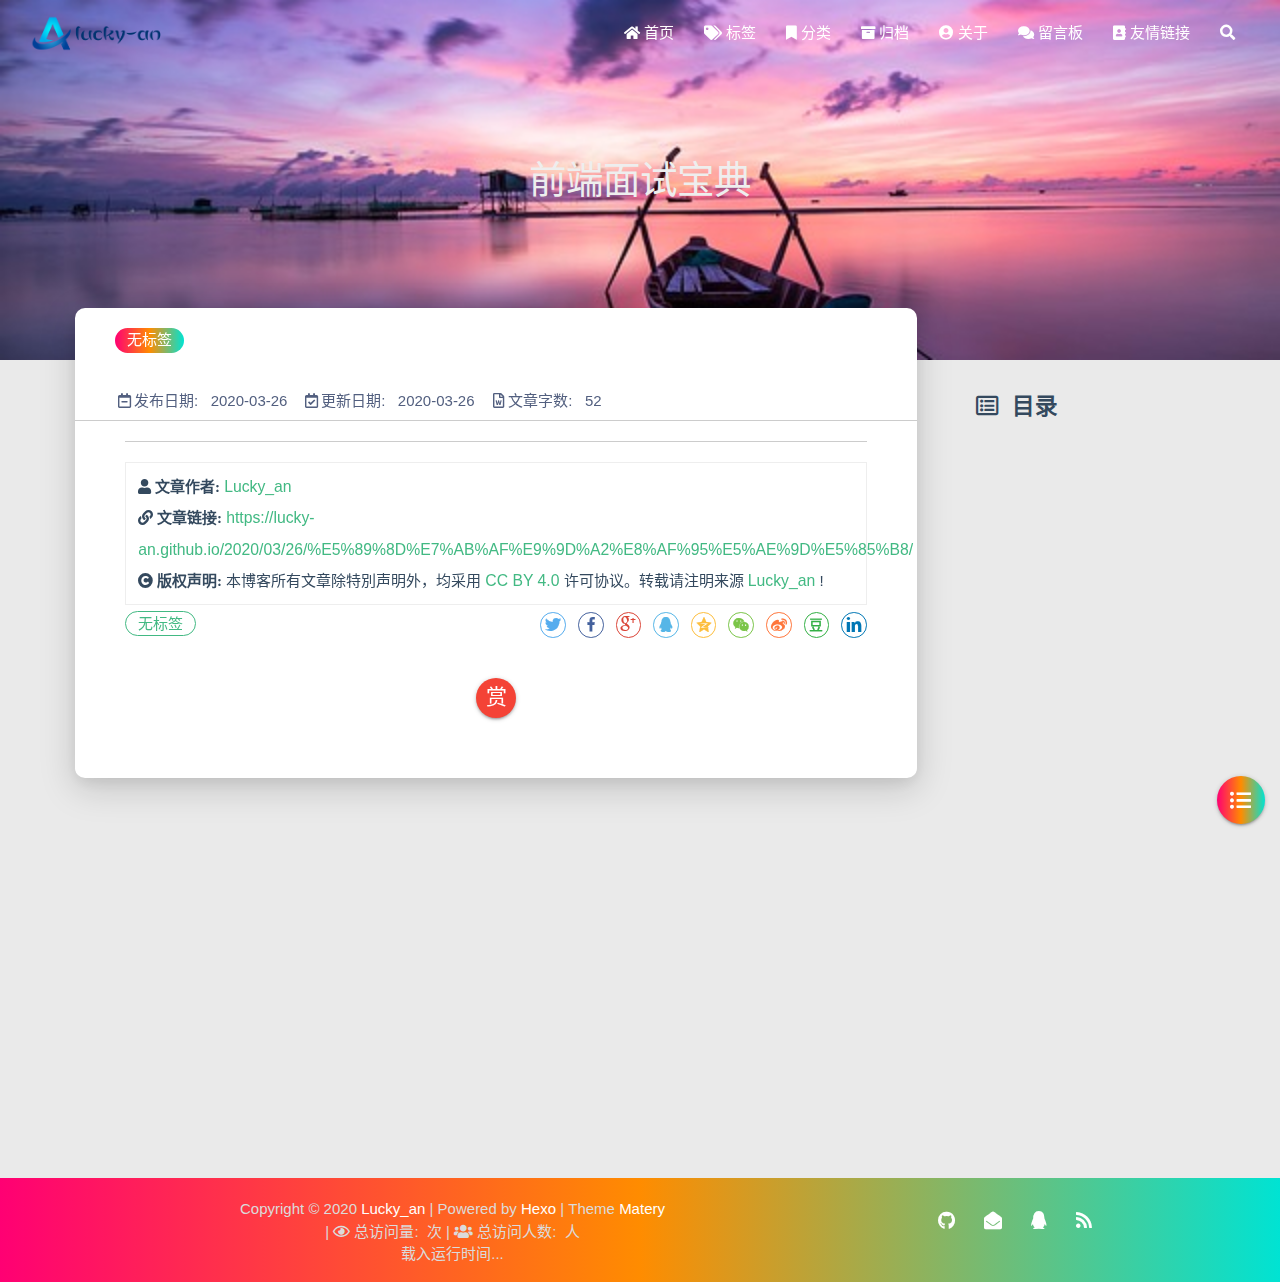
<file: 2020/03/26/前端面试宝典/index.html>
<!DOCTYPE HTML>
<html lang="zh-CN">


<head>
    <meta charset="utf-8">
    <meta name="keywords" content="前端面试宝典, null">
    <meta name="description" content="
        document.querySelectorAll(&#39;.github-emoji&#39;)
          .forEach(el =&gt; {
            if (!el.dataset.src) { return">
    <meta http-equiv="X-UA-Compatible" content="IE=edge">
    <meta name="viewport" content="width=device-width, initial-scale=1.0, user-scalable=no">
    <meta name="renderer" content="webkit|ie-stand|ie-comp">
    <meta name="mobile-web-app-capable" content="yes">
    <meta name="format-detection" content="telephone=no">
    <meta name="apple-mobile-web-app-capable" content="yes">
    <meta name="apple-mobile-web-app-status-bar-style" content="black-translucent">
    <title>前端面试宝典 | null</title>
    <link rel="icon" type="image/png" href="/favicon.png">

    <link rel="stylesheet" type="text/css" href="/libs/awesome/css/all.css">
    <link rel="stylesheet" type="text/css" href="/libs/materialize/materialize.min.css">
    <link rel="stylesheet" type="text/css" href="/libs/aos/aos.css">
    <link rel="stylesheet" type="text/css" href="/libs/animate/animate.min.css">
    <link rel="stylesheet" type="text/css" href="/libs/lightGallery/css/lightgallery.min.css">
    <link rel="stylesheet" type="text/css" href="/css/matery.css">
    <link rel="stylesheet" type="text/css" href="/css/my.css">
    
    <script src="/libs/jquery/jquery.min.js"></script>
    
<meta name="generator" content="Hexo 4.2.0"><link rel="stylesheet" href="/css/prism-tomorrow.css" type="text/css"></head>


<body>
    <header class="navbar-fixed">
    <nav id="headNav" class="bg-color nav-transparent">
        <div id="navContainer" class="nav-wrapper head-container">
            <div class="brand-logo">
                <a href="/" class="waves-effect waves-light">
                    
                    <img src="/medias/logo.png" class="logo-img" alt="LOGO">
                    
                    <span class="logo-span"></span>
                </a>
            </div>
            

<a href="#" data-target="mobile-nav" class="sidenav-trigger button-collapse"><i class="fas fa-bars"></i></a>
<ul class="right nav-menu">
  
  <li class="hide-on-med-and-down nav-item">
    
    <a href="/" class="waves-effect waves-light">
      
      <i class="fas fa-home" style="zoom: 0.6;"></i>
      
      <span>首页</span>
    </a>
    
  </li>
  
  <li class="hide-on-med-and-down nav-item">
    
    <a href="/tags" class="waves-effect waves-light">
      
      <i class="fas fa-tags" style="zoom: 0.6;"></i>
      
      <span>标签</span>
    </a>
    
  </li>
  
  <li class="hide-on-med-and-down nav-item">
    
    <a href="/categories" class="waves-effect waves-light">
      
      <i class="fas fa-bookmark" style="zoom: 0.6;"></i>
      
      <span>分类</span>
    </a>
    
  </li>
  
  <li class="hide-on-med-and-down nav-item">
    
    <a href="/archives" class="waves-effect waves-light">
      
      <i class="fas fa-archive" style="zoom: 0.6;"></i>
      
      <span>归档</span>
    </a>
    
  </li>
  
  <li class="hide-on-med-and-down nav-item">
    
    <a href="/about" class="waves-effect waves-light">
      
      <i class="fas fa-user-circle" style="zoom: 0.6;"></i>
      
      <span>关于</span>
    </a>
    
  </li>
  
  <li class="hide-on-med-and-down nav-item">
    
    <a href="/contact" class="waves-effect waves-light">
      
      <i class="fas fa-comments" style="zoom: 0.6;"></i>
      
      <span>留言板</span>
    </a>
    
  </li>
  
  <li class="hide-on-med-and-down nav-item">
    
    <a href="/friends" class="waves-effect waves-light">
      
      <i class="fas fa-address-book" style="zoom: 0.6;"></i>
      
      <span>友情链接</span>
    </a>
    
  </li>
  
  <li>
    <a href="#searchModal" class="modal-trigger waves-effect waves-light">
      <i id="searchIcon" class="fas fa-search" title="搜索" style="zoom: 0.85;"></i>
    </a>
  </li>
</ul>

<div id="mobile-nav" class="side-nav sidenav">

    <div class="mobile-head bg-color">
        
        <img src="/medias/logo.png" class="logo-img circle responsive-img">
        
        <div class="logo-name"></div>
        <div class="logo-desc">
            
            Never really desperate, only the lost of the soul.
            
        </div>
    </div>

    

    <ul class="menu-list mobile-menu-list">
        
        <li class="m-nav-item">
	  
		<a href="/" class="waves-effect waves-light">
			
			    <i class="fa-fw fas fa-home"></i>
			
			首页
		</a>
          
        </li>
        
        <li class="m-nav-item">
	  
		<a href="/tags" class="waves-effect waves-light">
			
			    <i class="fa-fw fas fa-tags"></i>
			
			标签
		</a>
          
        </li>
        
        <li class="m-nav-item">
	  
		<a href="/categories" class="waves-effect waves-light">
			
			    <i class="fa-fw fas fa-bookmark"></i>
			
			分类
		</a>
          
        </li>
        
        <li class="m-nav-item">
	  
		<a href="/archives" class="waves-effect waves-light">
			
			    <i class="fa-fw fas fa-archive"></i>
			
			归档
		</a>
          
        </li>
        
        <li class="m-nav-item">
	  
		<a href="/about" class="waves-effect waves-light">
			
			    <i class="fa-fw fas fa-user-circle"></i>
			
			关于
		</a>
          
        </li>
        
        <li class="m-nav-item">
	  
		<a href="/contact" class="waves-effect waves-light">
			
			    <i class="fa-fw fas fa-comments"></i>
			
			Contact
		</a>
          
        </li>
        
        <li class="m-nav-item">
	  
		<a href="/friends" class="waves-effect waves-light">
			
			    <i class="fa-fw fas fa-address-book"></i>
			
			友情链接
		</a>
          
        </li>
        
        
        <li><div class="divider"></div></li>
        <li>
            <a href="https://github.com/blinkfox/hexo-theme-matery" class="waves-effect waves-light" target="_blank">
                <i class="fab fa-github-square fa-fw"></i>Fork Me
            </a>
        </li>
        
    </ul>
</div>

        </div>

        
            <style>
    .nav-transparent .github-corner {
        display: none !important;
    }

    .github-corner {
        position: absolute;
        z-index: 10;
        top: 0;
        right: 0;
        border: 0;
        transform: scale(1.1);
    }

    .github-corner svg {
        color: #0f9d58;
        fill: #fff;
        height: 64px;
        width: 64px;
    }

    .github-corner:hover .octo-arm {
        animation: a 0.56s ease-in-out;
    }

    .github-corner .octo-arm {
        animation: none;
    }

    @keyframes a {
        0%,
        to {
            transform: rotate(0);
        }
        20%,
        60% {
            transform: rotate(-25deg);
        }
        40%,
        80% {
            transform: rotate(10deg);
        }
    }
</style>

<a href="https://github.com/blinkfox/hexo-theme-matery" class="github-corner tooltipped hide-on-med-and-down" target="_blank"
   data-tooltip="Fork Me" data-position="left" data-delay="50">
    <svg viewBox="0 0 250 250" aria-hidden="true">
        <path d="M0,0 L115,115 L130,115 L142,142 L250,250 L250,0 Z"></path>
        <path d="M128.3,109.0 C113.8,99.7 119.0,89.6 119.0,89.6 C122.0,82.7 120.5,78.6 120.5,78.6 C119.2,72.0 123.4,76.3 123.4,76.3 C127.3,80.9 125.5,87.3 125.5,87.3 C122.9,97.6 130.6,101.9 134.4,103.2"
              fill="currentColor" style="transform-origin: 130px 106px;" class="octo-arm"></path>
        <path d="M115.0,115.0 C114.9,115.1 118.7,116.5 119.8,115.4 L133.7,101.6 C136.9,99.2 139.9,98.4 142.2,98.6 C133.8,88.0 127.5,74.4 143.8,58.0 C148.5,53.4 154.0,51.2 159.7,51.0 C160.3,49.4 163.2,43.6 171.4,40.1 C171.4,40.1 176.1,42.5 178.8,56.2 C183.1,58.6 187.2,61.8 190.9,65.4 C194.5,69.0 197.7,73.2 200.1,77.6 C213.8,80.2 216.3,84.9 216.3,84.9 C212.7,93.1 206.9,96.0 205.4,96.6 C205.1,102.4 203.0,107.8 198.3,112.5 C181.9,128.9 168.3,122.5 157.7,114.1 C157.9,116.9 156.7,120.9 152.7,124.9 L141.0,136.5 C139.8,137.7 141.6,141.9 141.8,141.8 Z"
              fill="currentColor" class="octo-body"></path>
    </svg>
</a>
        
    </nav>

</header>

    



<div class="bg-cover pd-header post-cover" style="background-image: url('/medias/featureimages/16.jpg')">
    <div class="container" style="right: 0px;left: 0px;">
        <div class="row">
            <div class="col s12 m12 l12">
                <div class="brand">
                    <h1 class="description center-align post-title">前端面试宝典</h1>
                </div>
            </div>
        </div>
    </div>
</div>




<main class="post-container content">

    
    <link rel="stylesheet" href="/libs/tocbot/tocbot.css">
<style>
    #articleContent h1::before,
    #articleContent h2::before,
    #articleContent h3::before,
    #articleContent h4::before,
    #articleContent h5::before,
    #articleContent h6::before {
        display: block;
        content: " ";
        height: 100px;
        margin-top: -100px;
        visibility: hidden;
    }

    #articleContent :focus {
        outline: none;
    }

    .toc-fixed {
        position: fixed;
        top: 64px;
    }

    .toc-widget {
        width: 345px;
        padding-left: 20px;
    }

    .toc-widget .toc-title {
        margin: 35px 0 15px 0;
        padding-left: 17px;
        font-size: 1.5rem;
        font-weight: bold;
        line-height: 1.5rem;
    }

    .toc-widget ol {
        padding: 0;
        list-style: none;
    }

    #toc-content {
        height: calc(100vh - 250px);
        overflow: auto;
    }

    #toc-content ol {
        padding-left: 10px;
    }

    #toc-content ol li {
        padding-left: 10px;
    }

    #toc-content .toc-link:hover {
        color: #42b983;
        font-weight: 700;
        text-decoration: underline;
    }

    #toc-content .toc-link::before {
        background-color: transparent;
        max-height: 25px;
    }

    #toc-content .is-active-link {
        color: #42b983;
    }

    #toc-content .is-active-link::before {
        background-color: #42b983;
    }

    #floating-toc-btn {
        position: fixed;
        right: 15px;
        bottom: 76px;
        padding-top: 15px;
        margin-bottom: 0;
        z-index: 998;
    }

    #floating-toc-btn .btn-floating {
        width: 48px;
        height: 48px;
    }

    #floating-toc-btn .btn-floating i {
        line-height: 48px;
        font-size: 1.4rem;
    }
</style>
<div class="row">
    <div id="main-content" class="col s12 m12 l9">
        <!-- 文章内容详情 -->
<div id="artDetail">
    <div class="card">
        <div class="card-content article-info">
            <div class="row tag-cate">
                <div class="col s7">
                    
                          <div class="article-tag">
                            <span class="chip bg-color">无标签</span>
                          </div>
                    
                </div>
                <div class="col s5 right-align">
                    
                </div>
            </div>

            <div class="post-info">
                
                <div class="post-date info-break-policy">
                    <i class="far fa-calendar-minus fa-fw"></i>发布日期:&nbsp;&nbsp;
                    2020-03-26
                </div>
                

                
                <div class="post-date info-break-policy">
                    <i class="far fa-calendar-check fa-fw"></i>更新日期:&nbsp;&nbsp;
                    2020-03-26
                </div>
                

                
                <div class="info-break-policy">
                    <i class="far fa-file-word fa-fw"></i>文章字数:&nbsp;&nbsp;
                    52
                </div>
                

                
				
                
            </div>
            
        </div>
        <hr class="clearfix">
        <div class="card-content article-card-content">
            <div id="articleContent">
                <script>
        document.querySelectorAll('.github-emoji')
          .forEach(el => {
            if (!el.dataset.src) { return; }
            const img = document.createElement('img');
            img.style = 'display:none !important;';
            img.src = el.dataset.src;
            img.addEventListener('error', () => {
              img.remove();
              el.style.color = 'inherit';
              el.style.backgroundImage = 'none';
              el.style.background = 'none';
            });
            img.addEventListener('load', () => {
              img.remove();
            });
            document.body.appendChild(img);
          });
      </script>
            </div>
            <hr/>

            

    <div class="reprint" id="reprint-statement">
        
            <div class="reprint__author">
                <span class="reprint-meta" style="font-weight: bold;">
                    <i class="fas fa-user">
                        文章作者:
                    </i>
                </span>
                <span class="reprint-info">
                    <a href="https://lucky-an.github.io" rel="external nofollow noreferrer">Lucky_an</a>
                </span>
            </div>
            <div class="reprint__type">
                <span class="reprint-meta" style="font-weight: bold;">
                    <i class="fas fa-link">
                        文章链接:
                    </i>
                </span>
                <span class="reprint-info">
                    <a href="https://lucky-an.github.io/2020/03/26/%E5%89%8D%E7%AB%AF%E9%9D%A2%E8%AF%95%E5%AE%9D%E5%85%B8/">https://lucky-an.github.io/2020/03/26/%E5%89%8D%E7%AB%AF%E9%9D%A2%E8%AF%95%E5%AE%9D%E5%85%B8/</a>
                </span>
            </div>
            <div class="reprint__notice">
                <span class="reprint-meta" style="font-weight: bold;">
                    <i class="fas fa-copyright">
                        版权声明:
                    </i>
                </span>
                <span class="reprint-info">
                    本博客所有文章除特別声明外，均采用
                    <a href="https://creativecommons.org/licenses/by/4.0/deed.zh" rel="external nofollow noreferrer" target="_blank">CC BY 4.0</a>
                    许可协议。转载请注明来源
                    <a href="https://lucky-an.github.io" target="_blank">Lucky_an</a>
                    !
                </span>
            </div>
        
    </div>

    <script async defer>
      document.addEventListener("copy", function (e) {
        let toastHTML = '<span>复制成功，请遵循本文的转载规则</span><button class="btn-flat toast-action" onclick="navToReprintStatement()" style="font-size: smaller">查看</a>';
        M.toast({html: toastHTML})
      });

      function navToReprintStatement() {
        $("html, body").animate({scrollTop: $("#reprint-statement").offset().top - 80}, 800);
      }
    </script>



            <div class="tag_share" style="display: block;">
                <div class="post-meta__tag-list" style="display: inline-block;">
                    
                        <div class="article-tag">
                            <span class="chip bg-color">无标签</span>
                        </div>
                    
                </div>
                <div class="post_share" style="zoom: 80%; width: fit-content; display: inline-block; float: right; margin: -0.15rem 0;">
                    <link rel="stylesheet" type="text/css" href="/libs/share/css/share.min.css">

<div id="article-share">
    
    
    <div class="social-share" data-sites="twitter,facebook,google,qq,qzone,wechat,weibo,douban,linkedin" data-wechat-qrcode-helper="<p>微信扫一扫即可分享！</p>"></div>
    <script src="/libs/share/js/social-share.min.js"></script>
    

    

</div>

                </div>
            </div>
            
                <style>
    #reward {
        margin: 40px 0;
        text-align: center;
    }

    #reward .reward-link {
        font-size: 1.4rem;
        line-height: 38px;
    }

    #reward .btn-floating:hover {
        box-shadow: 0 6px 12px rgba(0, 0, 0, 0.2), 0 5px 15px rgba(0, 0, 0, 0.2);
    }

    #rewardModal {
        width: 320px;
        height: 350px;
    }

    #rewardModal .reward-title {
        margin: 15px auto;
        padding-bottom: 5px;
    }

    #rewardModal .modal-content {
        padding: 10px;
    }

    #rewardModal .close {
        position: absolute;
        right: 15px;
        top: 15px;
        color: rgba(0, 0, 0, 0.5);
        font-size: 1.3rem;
        line-height: 20px;
        cursor: pointer;
    }

    #rewardModal .close:hover {
        color: #ef5350;
        transform: scale(1.3);
        -moz-transform:scale(1.3);
        -webkit-transform:scale(1.3);
        -o-transform:scale(1.3);
    }

    #rewardModal .reward-tabs {
        margin: 0 auto;
        width: 210px;
    }

    .reward-tabs .tabs {
        height: 38px;
        margin: 10px auto;
        padding-left: 0;
    }

    .reward-content ul {
        padding-left: 0 !important;
    }

    .reward-tabs .tabs .tab {
        height: 38px;
        line-height: 38px;
    }

    .reward-tabs .tab a {
        color: #fff;
        background-color: #ccc;
    }

    .reward-tabs .tab a:hover {
        background-color: #ccc;
        color: #fff;
    }

    .reward-tabs .wechat-tab .active {
        color: #fff !important;
        background-color: #22AB38 !important;
    }

    .reward-tabs .alipay-tab .active {
        color: #fff !important;
        background-color: #019FE8 !important;
    }

    .reward-tabs .reward-img {
        width: 210px;
        height: 210px;
    }
</style>

<div id="reward">
    <a href="#rewardModal" class="reward-link modal-trigger btn-floating btn-medium waves-effect waves-light red">赏</a>

    <!-- Modal Structure -->
    <div id="rewardModal" class="modal">
        <div class="modal-content">
            <a class="close modal-close"><i class="fas fa-times"></i></a>
            <h4 class="reward-title">If my article helps you, I don't mind you reward me</h4>
            <div class="reward-content">
                <div class="reward-tabs">
                    <ul class="tabs row">
                        <li class="tab col s6 alipay-tab waves-effect waves-light"><a href="#alipay">支付宝</a></li>
                        <li class="tab col s6 wechat-tab waves-effect waves-light"><a href="#wechat">微 信</a></li>
                    </ul>
                    <div id="alipay">
                        <img src="/medias/reward/alipay.jpg" class="reward-img" alt="支付宝打赏二维码">
                    </div>
                    <div id="wechat">
                        <img src="/medias/reward/wechat.jpg" class="reward-img" alt="微信打赏二维码">
                    </div>
                </div>
            </div>
        </div>
    </div>
</div>

<script>
    $(function () {
        $('.tabs').tabs();
    });
</script>
            
        </div>
    </div>

    

    

    

    

    

    

<article id="prenext-posts" class="prev-next articles">
    <div class="row article-row">
        
        <div class="article col s12 m6" data-aos="fade-up" data-aos="fade-up">
            <div class="article-badge left-badge text-color">
                <i class="far fa-dot-circle"></i>&nbsp;本篇
            </div>
            <div class="card">
                <a href="/2020/03/26/%E5%89%8D%E7%AB%AF%E9%9D%A2%E8%AF%95%E5%AE%9D%E5%85%B8/">
                    <div class="card-image">
                        
                        
                        <img src="/medias/featureimages/16.jpg" class="responsive-img" alt="前端面试宝典">
                        
                        <span class="card-title">前端面试宝典</span>
                    </div>
                </a>
                <div class="card-content article-content">
                    <div class="summary block-with-text">
                        
                            
        document.querySelectorAll('.github-emoji')
          .forEach(el => {
            if (!el.dataset.src) { return
                        
                    </div>
                    <div class="publish-info">
                            <span class="publish-date">
                                <i class="far fa-clock fa-fw icon-date"></i>2020-03-26
                            </span>
                        <span class="publish-author">
                            
                            <i class="fas fa-user fa-fw"></i>
                            Lucky_an
                            
                        </span>
                    </div>
                </div>

                
            </div>
        </div>
        
        
        <div class="article col s12 m6" data-aos="fade-up">
            <div class="article-badge right-badge text-color">
                下一篇&nbsp;<i class="fas fa-chevron-right"></i>
            </div>
            <div class="card">
                <a href="/2020/03/26/%E6%B5%8B%E8%AF%95/">
                    <div class="card-image">
                        
                        
                        <img src="/medias/featureimages/2.jpg" class="responsive-img" alt="测试">
                        
                        <span class="card-title">测试</span>
                    </div>
                </a>
                <div class="card-content article-content">
                    <div class="summary block-with-text">
                        
                            
        document.querySelectorAll('.github-emoji')
          .forEach(el => {
            if (!el.dataset.src) { return
                        
                    </div>
                    <div class="publish-info">
                            <span class="publish-date">
                                <i class="far fa-clock fa-fw icon-date"></i>2020-03-26
                            </span>
                        <span class="publish-author">
                            
                            <i class="fas fa-user fa-fw"></i>
                            Lucky_an
                            
                        </span>
                    </div>
                </div>
                
            </div>
        </div>
        
    </div>
</article>

</div>



<!-- 代码块功能依赖 -->
<script type="text/javascript" src="/libs/codeBlock/codeBlockFuction.js"></script>

<!-- 代码语言 -->

<script type="text/javascript" src="/libs/codeBlock/codeLang.js"></script>

    
<!-- 代码块复制 -->

<script type="text/javascript" src="/libs/codeBlock/codeCopy.js"></script>


<!-- 代码块收缩 -->

<script type="text/javascript" src="/libs/codeBlock/codeShrink.js"></script>


<!-- 代码块折行 -->

<style type="text/css">
code[class*="language-"], pre[class*="language-"] { white-space: pre !important; }
</style>

    </div>
    <div id="toc-aside" class="expanded col l3 hide-on-med-and-down">
        <div class="toc-widget">
            <div class="toc-title"><i class="far fa-list-alt"></i>&nbsp;&nbsp;目录</div>
            <div id="toc-content"></div>
        </div>
    </div>
</div>

<!-- TOC 悬浮按钮. -->

<div id="floating-toc-btn" class="hide-on-med-and-down">
    <a class="btn-floating btn-large bg-color">
        <i class="fas fa-list-ul"></i>
    </a>
</div>


<script src="/libs/tocbot/tocbot.min.js"></script>
<script>
    $(function () {
        tocbot.init({
            tocSelector: '#toc-content',
            contentSelector: '#articleContent',
            headingsOffset: -($(window).height() * 0.4 - 45),
            collapseDepth: Number('0'),
            headingSelector: 'h2, h3, h4'
        });

        // modify the toc link href to support Chinese.
        let i = 0;
        let tocHeading = 'toc-heading-';
        $('#toc-content a').each(function () {
            $(this).attr('href', '#' + tocHeading + (++i));
        });

        // modify the heading title id to support Chinese.
        i = 0;
        $('#articleContent').children('h2, h3, h4').each(function () {
            $(this).attr('id', tocHeading + (++i));
        });

        // Set scroll toc fixed.
        let tocHeight = parseInt($(window).height() * 0.4 - 64);
        let $tocWidget = $('.toc-widget');
        $(window).scroll(function () {
            let scroll = $(window).scrollTop();
            /* add post toc fixed. */
            if (scroll > tocHeight) {
                $tocWidget.addClass('toc-fixed');
            } else {
                $tocWidget.removeClass('toc-fixed');
            }
        });

        
        /* 修复文章卡片 div 的宽度. */
        let fixPostCardWidth = function (srcId, targetId) {
            let srcDiv = $('#' + srcId);
            if (srcDiv.length === 0) {
                return;
            }

            let w = srcDiv.width();
            if (w >= 450) {
                w = w + 21;
            } else if (w >= 350 && w < 450) {
                w = w + 18;
            } else if (w >= 300 && w < 350) {
                w = w + 16;
            } else {
                w = w + 14;
            }
            $('#' + targetId).width(w);
        };

        // 切换TOC目录展开收缩的相关操作.
        const expandedClass = 'expanded';
        let $tocAside = $('#toc-aside');
        let $mainContent = $('#main-content');
        $('#floating-toc-btn .btn-floating').click(function () {
            if ($tocAside.hasClass(expandedClass)) {
                $tocAside.removeClass(expandedClass).hide();
                $mainContent.removeClass('l9');
            } else {
                $tocAside.addClass(expandedClass).show();
                $mainContent.addClass('l9');
            }
            fixPostCardWidth('artDetail', 'prenext-posts');
        });
        
    });
</script>

    

</main>



    <footer class="page-footer bg-color">
    <div class="container row center-align" style="margin-bottom: 15px !important;">
        <div class="col s12 m8 l8 copy-right">
            Copyright&nbsp;&copy;
            <span id="year">2020</span>
            <a href="https://lucky-an.github.io" target="_blank">Lucky_an</a>
            |&nbsp;Powered by&nbsp;<a href="https://hexo.io/" target="_blank">Hexo</a>
            |&nbsp;Theme&nbsp;<a href="https://github.com/blinkfox/hexo-theme-matery" target="_blank">Matery</a>
            <br>
            
            
            
            
            
            
            <span id="busuanzi_container_site_pv">
                |&nbsp;<i class="far fa-eye"></i>&nbsp;总访问量:&nbsp;<span id="busuanzi_value_site_pv"
                    class="white-color"></span>&nbsp;次
            </span>
            
            
            <span id="busuanzi_container_site_uv">
                |&nbsp;<i class="fas fa-users"></i>&nbsp;总访问人数:&nbsp;<span id="busuanzi_value_site_uv"
                    class="white-color"></span>&nbsp;人
            </span>
            
            <br>
            
            <span id="sitetime">载入运行时间...</span>
            <script>
                function siteTime() {
                    var seconds = 1000;
                    var minutes = seconds * 60;
                    var hours = minutes * 60;
                    var days = hours * 24;
                    var years = days * 365;
                    var today = new Date();
                    var startYear = "2020";
                    var startMonth = "3";
                    var startDate = "26";
                    var startHour = "23";
                    var startMinute = "38";
                    var startSecond = "0";
                    var todayYear = today.getFullYear();
                    var todayMonth = today.getMonth() + 1;
                    var todayDate = today.getDate();
                    var todayHour = today.getHours();
                    var todayMinute = today.getMinutes();
                    var todaySecond = today.getSeconds();
                    var t1 = Date.UTC(startYear, startMonth, startDate, startHour, startMinute, startSecond);
                    var t2 = Date.UTC(todayYear, todayMonth, todayDate, todayHour, todayMinute, todaySecond);
                    var diff = t2 - t1;
                    var diffYears = Math.floor(diff / years);
                    var diffDays = Math.floor((diff / days) - diffYears * 365);
                    var diffHours = Math.floor((diff - (diffYears * 365 + diffDays) * days) / hours);
                    var diffMinutes = Math.floor((diff - (diffYears * 365 + diffDays) * days - diffHours * hours) /
                        minutes);
                    var diffSeconds = Math.floor((diff - (diffYears * 365 + diffDays) * days - diffHours * hours -
                        diffMinutes * minutes) / seconds);
                    if (startYear == todayYear) {
                        document.getElementById("year").innerHTML = todayYear;
                        document.getElementById("sitetime").innerHTML = "本站已安全运行 " + diffDays + " 天 " + diffHours +
                            " 小时 " + diffMinutes + " 分钟 " + diffSeconds + " 秒";
                    } else {
                        document.getElementById("year").innerHTML = startYear + " - " + todayYear;
                        document.getElementById("sitetime").innerHTML = "本站已安全运行 " + diffYears + " 年 " + diffDays +
                            " 天 " + diffHours + " 小时 " + diffMinutes + " 分钟 " + diffSeconds + " 秒";
                    }
                }
                setInterval(siteTime, 1000);
            </script>
            
            <br>
            
        </div>
        <div class="col s12 m4 l4 social-link social-statis">
    <a href="https://github.com/Lucky-An/Lucky-An.github.io" class="tooltipped" target="_blank" data-tooltip="访问我的GitHub" data-position="top" data-delay="50">
        <i class="fab fa-github"></i>
    </a>



    <a href="mailto:sjzanchenfei@163.com" class="tooltipped" target="_blank" data-tooltip="邮件联系我" data-position="top" data-delay="50">
        <i class="fas fa-envelope-open"></i>
    </a>







    <a href="tencent://AddContact/?fromId=50&fromSubId=1&subcmd=all&uin=717278531" class="tooltipped" target="_blank" data-tooltip="QQ联系我: 717278531" data-position="top" data-delay="50">
        <i class="fab fa-qq"></i>
    </a>







    <a href="/atom.xml" class="tooltipped" target="_blank" data-tooltip="RSS 订阅" data-position="top" data-delay="50">
        <i class="fas fa-rss"></i>
    </a>

</div>
    </div>
</footer>

<div class="progress-bar"></div>


    <!-- 搜索遮罩框 -->
<div id="searchModal" class="modal">
    <div class="modal-content">
        <div class="search-header">
            <span class="title"><i class="fas fa-search"></i>&nbsp;&nbsp;搜索</span>
            <input type="search" id="searchInput" name="s" placeholder="请输入搜索的关键字"
                   class="search-input">
        </div>
        <div id="searchResult"></div>
    </div>
</div>

<script src="/js/search.js"></script>
<script type="text/javascript">
$(function () {
    searchFunc("/" + "search.xml", 'searchInput', 'searchResult');
});
</script>
    <!-- 回到顶部按钮 -->
<div id="backTop" class="top-scroll">
    <a class="btn-floating btn-large waves-effect waves-light" href="#!">
        <i class="fas fa-arrow-up"></i>
    </a>
</div>


    <script src="/libs/materialize/materialize.min.js"></script>
    <script src="/libs/masonry/masonry.pkgd.min.js"></script>
    <script src="/libs/aos/aos.js"></script>
    <script src="/libs/scrollprogress/scrollProgress.min.js"></script>
    <script src="/libs/lightGallery/js/lightgallery-all.min.js"></script>
    <script src="/js/matery.js"></script>

    <!-- Global site tag (gtag.js) - Google Analytics -->


    <!-- Baidu Analytics -->

    <!-- Baidu Push -->

<script>
    (function () {
        var bp = document.createElement('script');
        var curProtocol = window.location.protocol.split(':')[0];
        if (curProtocol === 'https') {
            bp.src = 'https://zz.bdstatic.com/linksubmit/push.js';
        } else {
            bp.src = 'http://push.zhanzhang.baidu.com/push.js';
        }
        var s = document.getElementsByTagName("script")[0];
        s.parentNode.insertBefore(bp, s);
    })();
</script>

    
    <script src="/libs/others/clicklove.js" async="async"></script>
    
    
    <script async src="/libs/others/busuanzi.pure.mini.js"></script>
    

    

    

    

    

    
    
    
    <script src="/libs/instantpage/instantpage.js" type="module"></script>
    

</body>

</html>
</file>
<file: css/matery.css>
/*全局基础样式*/


/*小屏幕下(手机类)的样式*/

@media only screen and (max-width: 601px) {
    .container {
        width: 95%;
    }
}


/*中等屏幕下(平板类)的样式*/

@media only screen and (min-width: 600px) and (max-width: 992px) {
    .container {
        width: 90%;
    }
}


/*大屏幕下(桌面类)的样式*/

@media only screen and (min-width: 993px) {
    .container {
        width: 90%;
        max-width: 1125px;
    }
    .head-container {
        position: absolute;
        padding: 0px 30px;
        width: 100%;
    }
    .post-container {
        width: 90%;
        margin: 0 auto;
        max-width: 1250px;
    }
}

body {
    background-color: #eaeaea;
    margin: 0;
    color: #34495e;
}

h1 {
    margin: 48px 0 22px -5px;
    font-size: 2.0rem;
    font-weight: bold;
    line-height: 2.0rem;
}

h2 {
    margin: 42px 0 18px -5px;
    font-size: 1.8rem;
    font-weight: bold;
    line-height: 1.8rem;
}

h3 {
    margin: 38px 0 15px -4px;
    font-size: 1.6rem;
    font-weight: bold;
    line-height: 1.7rem;
}

h4 {
    margin: 32px 0 12px -4px;
    font-size: 1.45rem;
    font-weight: bold;
    line-height: 1.45rem;
}

h5 {
    margin: 28px 0 8px -4px;
    font-size: 1.2rem;
    font-weight: bold;
    line-height: 1.2rem;
}

h6 {
    margin: 22px 0 4px -4px;
    font-size: 1.1rem;
    line-height: 1.1rem;
}

p {
    font-size: 1rem;
    line-height: 1.5rem;
}

hr {
    margin: 20px 0;
    border: 0;
    border-top: 1px solid #ccc;
}

blockquote {
    border-left: 5px solid #42b983;
    padding: 1rem 0.8rem 0.2rem 0.8rem;
    color: #666;
    background-color: rgba(66, 185, 131, .1);
}

.line-numbers-rows {
    border-right-width: 0px !important;
}

.line-numbers {
    padding: 1.5rem 1.5rem 1.5rem 3.5rem !important;
    margin: 1rem 0 !important;
    background: #272822;
    overflow: auto;
    border-radius: 0.35rem;
    tab-size: 4;
}

pre {
    padding: 2.5rem 1.5rem 1.5rem 1.5rem !important;
    margin: 1rem 0 !important;
    background: #272822;
    overflow: auto;
    border-radius: 0.35rem;
    tab-size: 4;
}

.code-area::after {
    content: " ";
    position: absolute;
    border-radius: 50%;
    background: #ff5f56;
    width: 12px;
    height: 12px;
    top: 0;
    left: 12px;
    margin-top: 12px;
    -webkit-box-shadow: 20px 0 #ffbd2e, 40px 0 #27c93f;
    box-shadow: 20px 0 #ffbd2e, 40px 0 #27c93f;
}

code {
    padding: 1px 5px;
    top: 13px !important;
    font-family: Inconsolata, Monaco, Consolas, 'Courier New', Courier, monospace;
    font-size: 0.91rem;
    color: #e96900;
    background-color: #f8f8f8;
    border-radius: 2px;
}

.code_copy {
    position: absolute;
    top: 0.7rem;
    right: 25px;
    z-index: 1;
    filter: invert(50%);
    cursor: pointer;
}

.codecopy_notice {
    position: absolute;
    top: 0.7rem;
    right: 6px;
    z-index: 1;
    filter: invert(50%);
    opacity: 0;
}

.code_lang {
    position: absolute;
    top: 1.2rem;
    right: 46px;
    line-height: 0;
    font-weight: bold;
    font-family: normal;
    z-index: 1;
    filter: invert(50%);
    cursor: pointer;
}

.code-expand {
    position: absolute;
    top: 4px;
    right: 0px;
    filter: invert(50%);
    padding: 7px;
    z-index: 999 !important;
    cursor: pointer;
    transition: all .3s;
    transform: rotate(0deg);
}

.code-closed .code-expand {
    transform: rotate(-180deg) !important;
    transition: all .3s;
}

.code-closed pre::before {
    height: 0px;
}

pre code {
    padding: 0;
    color: #e8eaf6;
    background-color: #272822;
}

pre[class*="language-"] {
    padding: 1.2em;
    margin: .5em 0;
}

code[class*="language-"],
pre[class*="language-"] {
    color: #e8eaf6;
    white-space: pre-wrap !important;
}

b,
strong {
    font-weight: bold;
}

dfn {
    font-style: italic;
}

small {
    font-size: 85%;
}

cite {
    font-style: normal;
}

mark {
    background-color: #fcf8e3;
    padding: .2em;
}

.card {
    border-radius: 10px;
    box-shadow: 0 15px 35px rgba(50, 50, 93, .1), 0 5px 15px rgba(0, 0, 0, .07) !important;
}

.card .card-image img {
    border-radius: 8px 8px 0 0;
}

.container .row {
    margin-bottom: 0;
}

.bg-color {
    background-image: linear-gradient(to right, rgb(255, 0, 115) 0%, #ff8c00 50%, rgb(0, 227, 211) 100%);
}

.text-color {
    color: #0f9d58 !important;
}

.white-color {
    color: #fff;
}

.progress-bar {
    height: 4px;
    position: fixed;
    bottom: 0;
    z-index: 300;
    background: linear-gradient(to right, rgb(255, 0, 115) 0%, #ff8c00 50%, rgb(0, 227, 211) 100%);
    opacity: 0.8;
}

.sidenav-overlay {
    z-index: 500;
}

.pd-header {
    margin-top: -64px;
}

header .side-nav {
    width: 240px;
    z-index: 999;
    box-shadow: 0 2px 5px 0 rgba(0, 0, 0, 0.16), 0 7px 10px 0 rgba(0, 0, 0, 0.12);
}

nav {
    box-shadow: 0 2px 5px 0 rgba(0, 0, 0, 0.16), 0 7px 10px 0 rgba(0, 0, 0, 0.12);
}

header .nav-transparent {
    background-color: transparent !important;
    background-image: none;
    box-shadow: none;
}

header nav .brand-span {
    font-size: 1.45rem;
}

header .brand-logo .logo-img {
    height: 45px;
    vertical-align: middle;
    padding-bottom: 6px;
}

header .brand-logo .logo-span {
    font-size: 2rem;
}

header .button-collapse i {
    font-size: 1.5rem;
}

header .side-nav .mobile-head {
    padding: 0 15px;
}

header .side-nav .mobile-head img {
    margin-top: 30px;
    width: 75px;
    height: 75px;
}

header .side-nav .mobile-head .logo-name {
    margin-top: -30px;
    padding-left: 10px;
    font-size: 1.5rem;
}

header .side-nav .mobile-head .logo-desc {
    margin-top: -10px;
    padding-left: 10px;
    padding-bottom: 10px;
    font-size: 0.8rem;
    line-height: 1.3rem;
    color: #e3e3e3;
}

header .side-nav .menu-list li {
    padding: 0;
    margin-left: -15px;
}

header .side-nav .menu-list a {
    height: 50px;
    line-height: 50px;
    color: #34495e !important;
}

.mobile-menu-list a i {
    margin-left: 8px !important;
    font-size: 1.16rem;
    color: #34495e !important;
}

header .side-nav .fa-fw {
    width: 3.3rem;
    text-align: left;
}

header .side-nav .social-link {
    position: absolute;
    bottom: 45px;
    padding-left: 15px;
}

.social-link a {
    font-size: 1.2rem;
    display: inline;
    padding: 0 12px;
}

.cover-btns {
    position: relative;
    top: 10vh;
    text-align: center;
}

.cover-btns a {
    margin: 10px 15px;
    padding: 0 35px;
    height: 45px;
    line-height: 45px;
    font-size: 1rem;
    color: #fff;
    border: 1px solid #fff;
    background-color: transparent;
    border-radius: 30px;
    box-shadow: none;
}

.cover-btns a:hover {
    border: 1px solid #f44336;
    background-color: #f44336;
    box-shadow: 0 14px 26px -12px rgba(233, 30, 99, 0.42), 0 4px 23px 0 rgba(0, 0, 0, 0.12), 0 8px 10px -5px rgba(233, 30, 99, 0.2);
}

.cover-btns a i {
    font-size: 1.1rem;
    padding-right: 5px;
}

.scroll-down {
    background: #333;
    margin: 100px auto;
    -webkit-animation: scroll-down 1.5s infinite;
    -moz-animation: scroll-down 1.5s infinite;
    -o-animation: scroll-down 1.5s infinite;
    -ms-animation: scroll-down1.5s infinite;
    animation: scroll-down 1.5s infinite;
}

@-moz-keyframes scroll-down {
    0% {
        opacity: 0.4;
        -ms-filter: "progid:DXImageTransform.Microsoft.Alpha(Opacity=40)";
        filter: alpha(opacity=40);
        top: 0;
    }
    50% {
        opacity: 1;
        -ms-filter: none;
        filter: none;
        top: -16px;
    }
    100% {
        opacity: 0.4;
        -ms-filter: "progid:DXImageTransform.Microsoft.Alpha(Opacity=40)";
        filter: alpha(opacity=40);
        top: 0;
    }
}

@-webkit-keyframes scroll-down {
    0% {
        opacity: 0.4;
        -ms-filter: "progid:DXImageTransform.Microsoft.Alpha(Opacity=40)";
        filter: alpha(opacity=40);
        top: 0;
    }
    50% {
        opacity: 1;
        -ms-filter: none;
        filter: none;
        top: -16px;
    }
    100% {
        opacity: 0.4;
        -ms-filter: "progid:DXImageTransform.Microsoft.Alpha(Opacity=40)";
        filter: alpha(opacity=40);
        top: 0;
    }
}

@-o-keyframes scroll-down {
    0% {
        opacity: 0.4;
        -ms-filter: "progid:DXImageTransform.Microsoft.Alpha(Opacity=40)";
        filter: alpha(opacity=40);
        top: 0;
    }
    50% {
        opacity: 1;
        -ms-filter: none;
        filter: none;
        top: -16px;
    }
    100% {
        opacity: 0.4;
        -ms-filter: "progid:DXImageTransform.Microsoft.Alpha(Opacity=40)";
        filter: alpha(opacity=40);
        top: 0;
    }
}

@keyframes scroll-down {
    0% {
        opacity: 0.4;
        -ms-filter: "progid:DXImageTransform.Microsoft.Alpha(Opacity=40)";
        filter: alpha(opacity=40);
        top: 0;
    }
    50% {
        opacity: 1;
        -ms-filter: none;
        filter: none;
        top: -16px;
    }
    100% {
        opacity: 0.4;
        -ms-filter: "progid:DXImageTransform.Microsoft.Alpha(Opacity=40)";
        filter: alpha(opacity=40);
        top: 0;
    }
}

.cover-social-link {
    position: relative;
    top: 23vh;
    width: 100%;
    text-align: center;
}

.cover-social-link a {
    padding: 0 15px;
    font-size: 1.35rem;
    color: #fff;
}

header .go-back {
    float: left;
    position: relative;
    padding-left: 5px;
    padding-right: 5px;
    z-index: 1;
    height: 56px;
}

header .go-back i {
    font-size: 1.6rem;
    font-weight: 200;
    line-height: 56px;
}


/* 背景图效果. */

.bg-cover {
    position: relative;
    display: flex;
    align-items: center;
    height: 60vh;
    padding: 0;
    border: 0;
    overflow: hidden;
    background-position: center center;
    background-size: cover;
    transform: translate3d(0px, 0px, 0px);
}

.index-cover {
    height: 100vh;
}

.post-cover {
    height: 40vh !important;
}

.bg-cover:after {
    /* -webkit-animation: rainbow 60s infinite;
    animation: rainbow 60s infinite; */
}

.bg-cover:before,
.bg-cover:after {
    position: absolute;
    z-index: 1;
    width: 100%;
    height: 100%;
    display: block;
    left: 0;
    top: 0;
    content: "";
}

.bg-cover .container {
    position: relative;
    color: #fff;
    z-index: 2;
}

.bg-cover .title {
    font-size: 4rem;
    line-height: 1.85em;
    margin-bottom: 20px;
    position: relative;
}

.bg-cover .description {
    font-weight: 300;
    font-size: 1.25rem;
    line-height: 1.4em;
    color: #eee;
}

.bg-cover .post-title {
    margin: 0 auto;
    font-size: 2.5rem;
    font-weight: 400;
}

@-webkit-keyframes rainbow {
    0%,
    100% {
        background: rgba(156, 39, 176, 0.75);
        background: linear-gradient(45deg, rgba(156, 39, 176, 0.75) 0%, rgba(156, 39, 176, 0.65) 100%);
        background: -moz-linear-gradient(135deg, rgba(156, 39, 176, 0.75) 0%, rgba(156, 39, 176, 0.65) 100%);
        background: -webkit-linear-gradient(135deg, rgba(156, 39, 176, 0.75) 0%, rgba(156, 39, 176, 0.65) 100%);
    }
    16% {
        background: rgba(132, 13, 121, 0.75);
        background: linear-gradient(45deg, rgba(132, 13, 121, 0.75) 0%, rgba(132, 13, 121, 0.65) 100%);
        background: -moz-linear-gradient(135deg, rgba(132, 13, 121, 0.75) 0%, rgba(132, 13, 121, 0.65) 100%);
        background: -webkit-linear-gradient(135deg, rgba(132, 13, 121, 0.75) 0%, rgba(132, 13, 121, 0.65) 100%);
    }
    32% {
        background: rgba(239, 83, 80, 0.75);
        background: linear-gradient(45deg, rgba(239, 83, 80, 0.75) 0%, rgba(239, 83, 80, 0.65) 100%);
        background: -moz-linear-gradient(135deg, rgba(239, 83, 80, 0.75) 0%, rgba(239, 83, 80, 0.65) 100%);
        background: -webkit-linear-gradient(135deg, rgba(239, 83, 80, 0.75) 0%, rgba(239, 83, 80, 0.65) 100%);
    }
    48% {
        background: rgba(255, 87, 34, 0.75);
        background: linear-gradient(45deg, rgba(255, 87, 34, 0.75) 0%, rgba(255, 87, 34, 0.65) 100%);
        background: -moz-linear-gradient(135deg, rgba(255, 87, 34, 0.75) 0%, rgba(255, 87, 34, 0.65) 100%);
        background: -webkit-linear-gradient(135deg, rgba(255, 87, 34, 0.75) 0%, rgba(255, 87, 34, 0.65) 100%);
    }
    64% {
        background: rgba(255, 160, 0, 0.75);
        background: linear-gradient(45deg, rgba(255, 160, 0, 0.75) 0%, rgba(255, 160, 0, 0.65) 100%);
        background: -moz-linear-gradient(135deg, rgba(255, 160, 0, 0.75) 0%, rgba(255, 112, 66, 0.65) 100%);
        background: -webkit-linear-gradient(135deg, rgba(255, 160, 0, 0.75) 0%, rgba(255, 160, 0, 0.65) 100%);
    }
    80% {
        background: rgba(233, 30, 99, 0.75);
        background: linear-gradient(45deg, rgba(233, 30, 99, 0.75) 0%, rgba(233, 30, 99, 0.65) 100%);
        background: -moz-linear-gradient(135deg, rgba(233, 30, 99, 0.75) 0%, rgba(233, 30, 99, 0.65) 100%);
        background: -webkit-linear-gradient(135deg, rgba(2233, 30, 99, 0.75) 0%, rgba(233, 30, 99, 0.65) 100%);
    }
}

@keyframes rainbow {
    0%,
    100% {
        background: rgba(156, 39, 176, 0.75);
        background: linear-gradient(45deg, rgba(156, 39, 176, 0.75) 0%, rgba(156, 39, 176, 0.65) 100%);
        background: -moz-linear-gradient(135deg, rgba(156, 39, 176, 0.75) 0%, rgba(156, 39, 176, 0.65) 100%);
        background: -webkit-linear-gradient(135deg, rgba(156, 39, 176, 0.75) 0%, rgba(156, 39, 176, 0.65) 100%);
    }
    16% {
        background: rgba(132, 13, 121, 0.75);
        background: linear-gradient(45deg, rgba(132, 13, 121, 0.75) 0%, rgba(132, 13, 121, 0.65) 100%);
        background: -moz-linear-gradient(135deg, rgba(132, 13, 121, 0.75) 0%, rgba(132, 13, 121, 0.65) 100%);
        background: -webkit-linear-gradient(135deg, rgba(132, 13, 121, 0.75) 0%, rgba(132, 13, 121, 0.65) 100%);
    }
    32% {
        background: rgba(239, 83, 80, 0.75);
        background: linear-gradient(45deg, rgba(239, 83, 80, 0.75) 0%, rgba(239, 83, 80, 0.65) 100%);
        background: -moz-linear-gradient(135deg, rgba(239, 83, 80, 0.75) 0%, rgba(239, 83, 80, 0.65) 100%);
        background: -webkit-linear-gradient(135deg, rgba(239, 83, 80, 0.75) 0%, rgba(239, 83, 80, 0.65) 100%);
    }
    48% {
        background: rgba(255, 87, 34, 0.75);
        background: linear-gradient(45deg, rgba(255, 87, 34, 0.75) 0%, rgba(255, 87, 34, 0.65) 100%);
        background: -moz-linear-gradient(135deg, rgba(255, 87, 34, 0.75) 0%, rgba(255, 87, 34, 0.65) 100%);
        background: -webkit-linear-gradient(135deg, rgba(255, 87, 34, 0.75) 0%, rgba(255, 87, 34, 0.65) 100%);
    }
    64% {
        background: rgba(255, 160, 0, 0.75);
        background: linear-gradient(45deg, rgba(255, 160, 0, 0.75) 0%, rgba(255, 160, 0, 0.65) 100%);
        background: -moz-linear-gradient(135deg, rgba(255, 160, 0, 0.75) 0%, rgba(255, 112, 66, 0.65) 100%);
        background: -webkit-linear-gradient(135deg, rgba(255, 160, 0, 0.75) 0%, rgba(255, 160, 0, 0.65) 100%);
    }
    80% {
        background: rgba(233, 30, 99, 0.75);
        background: linear-gradient(45deg, rgba(233, 30, 99, 0.75) 0%, rgba(233, 30, 99, 0.65) 100%);
        background: -moz-linear-gradient(135deg, rgba(233, 30, 99, 0.75) 0%, rgba(233, 30, 99, 0.65) 100%);
        background: -webkit-linear-gradient(135deg, rgba(2233, 30, 99, 0.75) 0%, rgba(233, 30, 99, 0.65) 100%);
    }
}

.index-card {
    margin-top: -10px;
    padding-top: 20px;
}

.carousel-post .title {
    font-size: 2.6rem;
}

.dream {
    margin-top: 20px;
    margin-bottom: 40px;
}

.dream .title,
.music-player .title,
.video-player .title {
    margin-bottom: 20px;
    font-size: 2rem;
    font-weight: 700;
}

.dream .text {
    opacity: .6;
    font-size: 1.1rem;
}

.music-player,
.video-player {
    margin-top: 10px;
    margin-bottom: 50px;
}

.music,
.dplayer-video {
    box-shadow: 0 5px 20px 0 rgba(0, 0, 0, .2), 0 10px 20px -12px rgba(0, 0, 0, .5) !important;
}

#recommend-sections {
    margin-top: -30px;
    padding-top: 30px;
}

.index-card .card .card-content {
    padding: 20px 40px;
}

@media only screen and (min-width: 1418px) {
    .recommend {
        margin-top: 20px;
        padding: 0 0.75rem;
    }
}

@media only screen and (max-width: 601px) {
    .index-card .card .card-content {
        padding: 10px 10px;
    }
}


/*中等屏幕下(平板类)的样式*/

@media only screen and (min-width: 600px) and (max-width: 992px) {
    .index-card .card .card-content {
        padding: 20px 20px;
    }
}

.recommend .row .col {
    padding: 0 1.25rem;
}

.recommend .title {
    margin-top: 25px;
    margin-bottom: 25px;
    text-align: center;
    font-size: 1.8rem;
    font-weight: 700;
    line-height: 1.8rem;
}

.recommend .post-card:before {
    position: absolute;
    z-index: 0;
    width: 100%;
    height: 100%;
    display: block;
    left: 0;
    top: 0;
    content: "";
    background-color: rgba(0, 0, 0, .3);
    border-radius: 10px;
}

.recommend .post-card {
    position: relative;
    width: 100%;
    height: 300px;
    max-height: 300px;
    margin-bottom: 15px;
    margin-top: 15px;
    text-align: center;
    border: 0;
    border-radius: 10px;
    color: rgba(0, 0, 0, .87);
    background: #fff 50%;
    background-size: cover;
    box-shadow: 0 15px 35px rgba(50, 50, 93, .1), 0 5px 15px rgba(0, 0, 0, .07);
}

.recommend .post-card .post-body {
    position: relative;
    margin: 0 auto;
    padding: 1.8rem 1.25rem;
    z-index: 2;
}

.recommend .post-card .post-categories {
    margin: 10px auto;
}

.recommend .post-card .post-categories .category {
    padding: 0 8px;
    color: hsla(0, 0%, 100%, .7) !important;
    font-size: .75rem;
    font-weight: 500;
}

.recommend .post-card a {
    color: #fff;
}

.recommend .post-card .post-title {
    height: 48px;
    margin-top: 10px;
    margin-bottom: 5px;
}

.recommend .post-card .post-description {
    margin: 20px auto;
    max-width: 500px;
    height: 65px;
    max-height: 65px;
    font-size: 14px;
    color: hsla(0, 0%, 100%, .78) !important;
}

.recommend .post-card .read-more {
    height: 40px;
    margin: .6rem 1px;
    font-size: 0.9rem;
    font-weight: 400;
    line-height: 40px;
    color: #fff;
    border-radius: 30px;
    box-shadow: 0 2px 2px 0 rgba(244, 67, 54, .14), 0 3px 1px -2px rgba(244, 67, 54, .2), 0 1px 5px 0 rgba(244, 67, 54, .12);
}

.recommend .post-card .read-more .icon {
    font-size: 1.05rem;
    padding-right: 10px;
}

.archive-calendar {
    margin-top: -60px;
    max-width: 820px;
}

#post-calendar {
    width: 100%;
    height: 225px;
}

.settings-content {
    margin-top: -10px;
}


/*文章列表卡片各样式*/

#articles {
    margin-top: 10px;
    margin-bottom: 10px;
}

article a {
    margin-right: 0 !important;
    color: #525f7f;
    text-transform: none !important;
}

article a:hover {
    font-weight: bold;
    color: #42b983;
    text-decoration: underline;
}

.articles .row {
    margin-left: 0;
    margin-right: 0;
}

article .card {
    border-radius: 8px;
    overflow: hidden;
}

article .card-image {
    background-color: #222;
    border-radius: 8px;
}

article .card-image img {
    height: 220px;
    border-radius: 0.3rem;
    opacity: .7;
}

article .tag-image img {
    height: 220px;
}

article .card .card-content {
    padding: 15px 15px 12px 18px;
}

article .article-content .summary {
    padding-bottom: 2px;
    padding-left: 0;
    margin-bottom: 6px;
    word-break: break-all;
}

article .article-content .publish-author {
    float: right;
}

.publish-date .icon-date {
    padding-right: 5px;
}

.publish-author .icon-category {
    padding-left: 10px;
}

.article-content .publish-author .post-category {
    padding-left: 5px;
}

article .card .card-action {
    padding: 10px 15px 10px 18px;
    border-radius: 0 0 8px 8px !important;
}

article .article-tags .chip {
    margin: 2px;
    font-size: 0.8rem;
    font-weight: 400;
    height: 22px;
    line-height: 22px;
    color: #fff;
    border-radius: 10px;
}

.prev-next {
    margin-left: -0.75rem;
}

.prev-next .article-badge {
    min-width: 3rem;
    margin-top: 7px;
    padding: 3px 10px 3px 8px;
    text-align: center;
    font-size: 1rem;
    line-height: inherit;
    position: absolute;
    box-sizing: border-box;
    z-index: 200;
    background-color: #fff;
    font-weight: 500;
}

.prev-next .left-badge {
    border-radius: 8px 0 8px 0;
}

.prev-next .right-badge {
    border-radius: 0 8px 0 8px;
    right: 10px;
}

.paging {
    margin-bottom: 15px;
}

.paging .row {
    margin-left: 0;
    margin-right: 0;
}

.paging .page-info {
    font-size: 1.4rem;
    color: #888;
    padding-top: 1rem;
}

.paging i {
    font-size: 2.5rem;
}

.paging .disabled {
    background-color: #ccc !important;
}

.paging .disabled i {
    color: #999 !important;
}


/*文章详情样式*/

#artDetail {
    margin-top: -60px;
}


/* 修改小屏幕下文章详情table样式. */

@media only screen and (max-width: 550px) {
    #articleContent table {
        table-layout: fixed;
    }
}

@media only screen and (min-width: 1418px) {
    #artDetail {
        margin-top: -60px;
        padding: 0 0.75rem;
    }
}

#artDetail .card {
    box-shadow: 0 10px 35px 2px rgba(0, 0, 0, .15), 0 5px 15px rgba(0, 0, 0, .07), 0 2px 5px -5px rgba(0, 0, 0, .1) !important;
}

#artDetail .tag-cate {
    padding-bottom: 15px;
}

#artDetail a {
    margin-right: 0 !important;
    text-transform: none !important;
}

#artDetail .article-info {
    padding: 20px 30px 1px 40px;
    margin-bottom: -5px;
}

#artDetail .article-tag .chip {
    font-size: 1rem;
    font-weight: 400;
    height: 25px;
    line-height: 24px;
    color: #fff;
    border-radius: 15px;
    margin-right: 5px;
    margin-bottom: 2px;
}

#artDetail .tag_share .article-tag .chip {
    font-size: 1rem;
    font-weight: 400;
    height: 25px;
    line-height: 23px;
    border-radius: 15px;
    margin-right: 5px;
    margin-bottom: 2px;
    color: #42b983;
    background: #fff;
    border: 1px solid;
    transition: all 0.6s ease-in-out;
}

#artDetail .tag_share .article-tag .chip:hover {
    color: #fff;
    background: #42b983;
}

#artDetail .post-cate {
    float: right;
    color: #42b983;
}

#artDetail .post-cate a {
    padding-right: 5px;
    color: #42b983;
    font-weight: 500;
}

#artDetail .post-cate a:hover {
    text-decoration: underline;
}

#artDetail .post-info {
    color: #525f7f;
}

#artDetail .post-info .post-category {
    padding-right: 4px;
    color: #525f7f;
}

#artDetail .post-info .post-category:hover {
    font-weight: bold;
    color: #42b983;
    text-decoration: underline;
}

#artDetail .post-info .post-date {
    color: #525f7f;
}

#artDetail .post-info .post-word-count {
    margin-left: 15px;
}

#artDetail .post-info .post-read {
    margin-left: 15px;
    color: #525f7f;
}

#artDetail .article-card-content {
    padding: 0 15px 20px 18px;
}

@media only screen and (max-width: 601px) {
    #artDetail .article-info {
        padding: 15px 15px 1px 15px;
        margin-bottom: -5px;
    }
}

@media only screen and (min-width: 600px) and (max-width: 992px) {
    #artDetail .article-card-content {
        padding: 0 30px 20px 32px;
    }
    #artDetail .article-info {
        padding: 15px 20px 0 28px;
        margin-bottom: -5px;
    }
}

@media only screen and (min-width: 993px) {
    #artDetail .article-card-content {
        padding: 0 50px 20px 50px;
    }
}

#artDetail .reprint {
    margin: 15px 0 5px 0;
    margin-bottom: 0.4rem;
    padding: 0.5rem 0.8rem;
    border: 1px solid #eee;
    line-height: 2;
    transition: box-shadow 0.3s ease-in-out
}

#artDetail .reprint:hover {
    box-shadow: 0 0 10px 0 rgba(232, 237, 250, .6), 0 4px 8px 0 rgba(232, 237, 250, .5)
}

#artDetail .reprint a {
    font-size: 1.05rem;
    color: #42b983;
    font-weight: 500;
}

#articleContent p {
    margin: 2px 2px 10px;
    font-size: 1.05rem;
    line-height: 1.85rem;
}

#articleContent blockquote p {
    text-indent: 0.2rem;
}

#articleContent a {
    padding: 0 2px;
    color: #42b983;
    font-weight: 500;
    text-decoration: underline;
    word-wrap: break-word;
}

#articleContent .img-item {
    text-align: center;
}

#articleContent img {
    max-width: 100%;
    height: auto;
    cursor: pointer;
}

#articleContent video {
    display: block;
    margin: 30px auto;
    box-shadow: 0 5px 35px 0 rgba(0, 0, 0, .2), 0 10px 35px -11px rgba(0, 0, 0, .6);
    cursor: pointer;
}

#articleContent ol,
#articleContent ul {
    display: block;
    padding-left: 2em !important;
    word-spacing: 0.05rem;
}

#articleContent ul li,
#articleContent ol li {
    display: list-item;
    line-height: 1.8rem;
    font-size: 1rem;
}

#articleContent ul li {
    list-style-type: disc;
}

#articleContent ul ul li {
    list-style-type: circle;
}

#articleContent table,
th,
td {
    padding: 12px 13px;
    border: 1px solid #dfe2e5;
}

table tr:nth-child(2n),
thead {
    background-color: #fafafa;
}

#articleContent table th {
    background-color: #f2f2f2;
    min-width: 80px;
}

#articleContent table td {
    min-width: 80px;
}

#articleContent [type="checkbox"]:not(:checked),
[type="checkbox"]:checked {
    position: inherit;
    margin-left: -1.3rem;
    margin-right: 0.4rem;
    margin-top: -1px;
    vertical-align: middle;
    left: unset;
    visibility: visible;
}

@media only screen and (min-width: 600px) {
    #article-share .social-share a {
        margin-left: 15px !important;
    }
}

.chip-container {
    margin-top: -60px;
}

.chip-container .tag-title {
    margin-bottom: 10px;
    color: #3C4858;
    font-size: 1.75rem;
    font-weight: 400;
}

.chip-container .tag-chips {
    margin: 1rem auto 0.5rem;
    max-width: 850px;
    text-align: center;
}

.chip-container .tags-posts {
    margin-top: 20px;
}

.chip-container .chip-default {
    color: #34495e;
}

.chip-container .chip-active {
    color: #FFF !important;
    background: linear-gradient(to bottom right, #FF5E3A 0%, #FF2A68 100%) !important;
    box-shadow: 2px 5px 10px #aaa !important;
}

.chip-container .chip {
    margin: 10px 10px;
    padding: 19px 14px;
    display: inline-flex;
    line-height: 0;
    font-size: 1rem;
    font-weight: 500;
    border-radius: 5px;
    cursor: pointer;
    box-shadow: 0 3px 5px rgba(0, 0, 0, .12);
}

.chip-container .chip:hover {
    color: #fff;
    background: linear-gradient(to right, #4cbf30 0%, #0f9d58 100%) !important;
}

.chip .tag-length {
    margin-left: 5px;
    margin-right: -2px;
    font-size: 0.5rem;
}

.chip-default .tag-length {
    color: #e91e63;
    margin-top: 1px;
}

.chip-active .tag-length {
    color: #fff;
}


/* archive page. */

#cd-timeline .year {
    position: relative;
    width: 80px;
    height: 80px;
    margin: 10px 0 50px -20px;
    padding: 21px 10px;
    background-color: #ff5722;
    color: #fff;
    font-size: 1.8rem;
    font-weight: 600;
}

#cd-timeline .year a {
    color: #fff;
}

#cd-timeline .month {
    position: relative;
    width: 60px;
    height: 60px;
    margin: 10px 0 30px -10px;
    padding: 14px 16px;
    background-color: #ef6c00;
    color: #fff;
    font-size: 1.7rem;
    font-weight: 600;
}

#cd-timeline .month a {
    color: #fff;
}

#cd-timeline .day {
    position: relative;
    padding: 8px 10px;
    background-color: #ffa726;
    color: #fff;
    font-size: 1.2rem;
    font-weight: 500;
}

#cd-timeline {
    /*width: 90%;*/
    max-width: 820px;
    position: relative;
    margin-top: 2rem;
    margin-bottom: 2rem;
}

#cd-timeline::before {
    /* this is the vertical line */
    content: '';
    position: absolute;
    top: 0;
    left: 18px;
    height: 100%;
    width: 4px;
    background: #0f9d58;
}

@media only screen and (min-width: 900px) {
    #cd-timeline {
        margin-top: 2rem;
        margin-bottom: 2rem;
    }
    #cd-timeline::before {
        left: 50%;
        margin-left: -2px;
    }
    #cd-timeline .year {
        margin: 10px 0 50px -40px;
        padding: 22px 11px;
    }
    #cd-timeline .month {
        margin: 10px 0 30px -30px;
        padding: 14px 16px;
    }
}

.cd-timeline-block {
    position: relative;
    margin: 1em 0;
}

.cd-timeline-block::after {
    clear: both;
    content: "";
    display: table;
}

.cd-timeline-block:first-child {
    margin-top: 0;
}

.cd-timeline-block:last-child {
    margin-bottom: 0;
}

@media only screen and (min-width: 870px) {
    .cd-timeline-block {
        margin: 1em 0;
    }
    .cd-timeline-block:first-child {
        margin-top: 0;
    }
    .cd-timeline-block:last-child {
        margin-bottom: 0;
    }
}

.cd-timeline-img {
    position: absolute;
    top: 0;
    left: 0;
    width: 40px;
    height: 40px;
    border-radius: 50%;
    box-shadow: 0 0 0 4px #ffffff, inset 0 2px 0 rgba(0, 0, 0, 0.08), 0 3px 0 4px rgba(0, 0, 0, 0.05);
}

@media only screen and (min-width: 900px) {
    .cd-timeline-img {
        width: 40px;
        height: 40px;
        left: 50%;
        margin-left: -20px;
        /* Force Hardware Acceleration in WebKit */
        -webkit-transform: translateZ(0);
        -webkit-backface-visibility: hidden;
    }
    .cssanimations .cd-timeline-img.is-hidden {
        visibility: hidden;
    }
    .cssanimations .cd-timeline-img.bounce-in {
        visibility: visible;
        -webkit-animation: cd-bounce-1 0.6s;
        -moz-animation: cd-bounce-1 0.6s;
        animation: cd-bounce-1 0.6s;
    }
}

.cd-timeline-content {
    position: relative;
    margin-top: -40px;
    margin-left: 60px;
    padding: 0;
    border-radius: 5px;
    background: #ffffff;
    box-shadow: 0 15px 35px rgba(50, 50, 93, .1), 0 5px 15px rgba(0, 0, 0, .07) !important;
}

.cd-timeline-content::after {
    clear: both;
    content: "";
    display: table;
}

.cd-timeline-content .card {
    margin: 0;
}

.cd-timeline-content::before {
    content: '';
    position: absolute;
    top: 18px !important;
    right: 100%;
    height: 0;
    width: 14px;
    margin-left: 2px;
    margin-right: 2px;
    border: 1px dashed #ffa726;
}

@media only screen and (min-width: 768px) {
    .cd-timeline-content h2 {
        font-size: 1.25rem;
    }
    .cd-timeline-content p {
        font-size: 1rem;
    }
    .cd-timeline-content .cd-read-more,
    .cd-timeline-content .cd-date {
        font-size: 0.875rem;
    }
}

@media only screen and (min-width: 900px) {
    .cd-timeline-content {
        margin-left: 0;
        padding: 0;
        width: 45%;
    }
    .cd-timeline-content::before {
        top: 24px;
        left: 100%;
    }
    .cd-timeline-content .cd-read-more {
        float: left;
    }
    .cd-timeline-block:nth-child(even) .cd-timeline-content {
        float: right;
    }
    .cd-timeline-block:nth-child(even) .cd-timeline-content::before {
        top: 24px;
        left: auto;
        right: 100%;
        border-color: #ffa726;
    }
    .cd-timeline-block:nth-child(even) .cd-timeline-content .cd-read-more {
        float: right;
    }
    .cssanimations .cd-timeline-content.is-hidden {
        visibility: hidden;
    }
    .cssanimations .cd-timeline-content.bounce-in {
        visibility: visible;
        -webkit-animation: cd-bounce-2 0.6s;
        -moz-animation: cd-bounce-2 0.6s;
        animation: cd-bounce-2 0.6s;
    }
}


/* about page styles. */

.about-container {
    width: 90%;
    max-width: 1225px;
    margin-top: -60px;
}

@media only screen and (max-width: 601px) {
    .about-container {
        width: 95%;
    }
}

.post-statis {
    text-align: center;
}

.post-statis .statis {
    display: inline-block;
    padding: 0.3rem 0.8rem;
    text-align: center;
    letter-spacing: .03rem;
}

.post-statis .statis .count {
    display: block;
    font-size: 1.3rem;
    font-weight: bold;
    text-decoration: underline;
}

.post-statis .statis .count a {
    color: #42b983;
}

.post-statis .statis .name {
    font-size: 0.9rem;
    color: #777;
}

#aboutme .social-link {
    margin: 0.5rem 0;
    text-align: center;
}

#aboutme .social-link a {
    display: inline-block;
    width: 2.3rem;
    height: 2.3rem;
    line-height: 2.2rem;
    margin: 0 0.5rem;
    padding: 0;
    color: #fff;
    border: 1px solid #0f9d58;
    background: radial-gradient(#4cbf30, #0f9d58);
    font-size: 0.9rem;
    border-radius: 50%;
    box-shadow: 0 4px 6px rgba(50, 50, 93, .21), 0 2px 3px rgba(0, 0, 0, .1);
}

.profile .avatar-img {
    max-width: 160px;
    width: 100%;
    margin: 0 auto;
    transform: translate3d(0, -65%, 0);
}

.profile .author {
    margin-top: -80px;
}

.profile .author .post-statis {
    margin: 0.5rem 0 1.4rem 0;
}

.profile .author .title {
    margin-bottom: 0.1rem;
    font-size: 1.8rem;
    font-weight: 500;
    color: #3C4858;
}

.profile .author .career {
    margin: 8px 0;
    font-size: 0.9rem;
    font-weight: 400;
    color: #777;
}

#aboutme .profile .social-link {
    margin: 1.5rem 0 0.8rem 0;
}

#aboutme .introduction {
    margin: 1.5rem auto 3rem;
    max-width: 600px;
    color: #999;
}

.post-charts,
.my-projects,
.my-skills,
.post-charts {
    padding: 3.8rem 1.5rem 0.8rem 1.5rem;
}

.post-charts,
.title,
.my-projects .title,
.my-skills .title,
.my-gallery .title {
    font-size: 2rem;
    margin-bottom: 2.25rem;
}

.my-projects .info {
    max-width: 360px;
    margin: 0 auto;
    padding: 1rem 0 1rem;
}

.my-projects .info .icon {
    display: inline-block;
    width: 76px;
    height: 76px;
    text-align: center;
    line-height: 76px;
    color: #fff;
    font-size: 1.75rem;
    border-radius: 50%;
}

.my-projects .info .info-title {
    margin: 1.25rem 0 0.875rem;
    font-size: 1.25rem;
    font-weight: 500;
    line-height: 1.5em;
}

.my-projects .info .info-title a {
    color: #34495e;
}

.my-projects .info .info-desc {
    margin: 0 0 10px;
    font-size: 0.9rem;
    color: #999;
}

.my-skills .skillbar {
    position: relative;
    display: block;
    max-width: 360px;
    margin: 15px auto;
    background: #eee;
    height: 30px;
    border-radius: 35px;
    -moz-border-radius: 35px;
    -webkit-border-radius: 35px;
    -webkit-transition: 0.4s linear;
    -moz-transition: 0.4s linear;
    -o-transition: 0.4s linear;
    transition: 0.4s linear;
    -webkit-transition-property: width, background-color;
    -moz-transition-property: width, background-color;
    -o-transition-property: width, background-color;
    transition-property: width, background-color;
}

.skillbar .skillbar-title {
    position: absolute;
    top: 0;
    left: 0;
    width: 110px;
    font-size: 0.9rem;
    color: #ffffff;
    border-radius: 35px;
    -webkit-border-radius: 35px;
    -moz-border-radius: 35px;
}

.skillbar .skillbar-title span {
    display: block;
    background: rgba(0, 0, 0, 0.15);
    padding: 0 20px;
    height: 30px;
    line-height: 30px;
    border-radius: 35px;
    -webkit-border-radius: 35px;
    -moz-border-radius: 35px;
}

.skillbar .skillbar-bar {
    height: 30px;
    width: 0;
    border-radius: 35px;
    -moz-border-radius: 35px;
    -webkit-border-radius: 35px;
}

.skillbar .skill-bar-percent {
    position: absolute;
    right: 10px;
    top: 0;
    font-size: 12px;
    height: 30px;
    line-height: 30px;
    color: #ffffff;
    color: rgba(0, 0, 0, 0.5);
}

.my-skills .other-skills {
    margin-top: 2rem;
}

.other-skills .sub-title {
    font-size: 1.5rem;
}

.other-skills .tag-chips {
    max-width: 600px;
}

.other-skills .chip {
    background-color: #fff;
    border: 1px solid #eee;
}

.other-skills .chip:hover {
    color: #fff;
    background: linear-gradient(to right, #4cbf30 0%, #0f9d58 100%);
    border: 1px solid #4cbf30;
    box-shadow: 0 5px 5px rgba(0, 0, 0, .25)
}

.my-gallery {
    margin: 4.5rem auto 1rem;
    padding: 0 1.2rem;
    max-width: 1100px;
}

.my-gallery .photo {
    margin: .5rem 0;
}

.my-gallery .photo img {
    width: 100%;
    height: 200px;
    border-radius: 10px;
    cursor: pointer;
}


/*尾部样式*/

footer {
    padding-bottom: 1px;
}

footer .social-statis {
    margin-top: 10px;
    position: relative;
}

footer a {
    color: #fff;
}

footer .copy-right {
    color: #dbdbdb;
}


/*搜索层样式*/

#searchIcon {
    font-size: 1.2rem;
}

#searchModal {
    min-height: 500px;
    width: 80%;
}

#searchModal .search-header .title {
    font-size: 1.6rem;
    color: #333;
}

#searchResult {
    margin: -15px 0 10px 10px;
}

#searchResult .search-result-list {
    margin-left: -8px;
    padding-left: 0;
    color: #666;
}

.search-result-list .search-result-title {
    font-size: 1.4rem;
    color: #42b983;
}

.search-result-list li {
    border-bottom: 1px solid #e5e5e5;
    padding: 15px 0 5px 0;
}

.search-result-list .search-keyword {
    margin: 0 2px;
    padding: 1px 5px 1px 4px;
    border-radius: 2px;
    background-color: #f2f2f2;
    color: #e96900;
    font-style: normal;
    white-space: pre-wrap;
}


/*回到顶部按钮样式*/

.top-scroll {
    display: none;
    position: fixed;
    right: 15px;
    bottom: 15px;
    padding-top: 15px;
    margin-bottom: 0;
    z-index: 998;
}

.top-scroll .btn-floating {
    background: linear-gradient(to bottom right, #FF5E3A 0%, #FF2A68 100%);
    width: 48px;
    height: 48px;
}

.top-scroll .btn-floating i {
    line-height: 48px;
    font-size: 1.8rem;
}

@media screen and (min-width: 368px) and (max-width: 767px) {
    .info-break-policy {
        word-break: keep-all;
        float: left;
        width: 50%;
    }
}

@media screen and (min-width: 768px) {
    .info-break-policy {
        word-break: keep-all;
        float: left;
        margin-right: 15px;
    }
}

@media screen and (max-width: 367px) {
    .info-break-policy {
        word-break: keep-all;
        float: left;
        width: 100%;
    }
    .custom-card {
        padding: 0 2px !important;
    }
}

.info-break-policy {
    margin-bottom: 8px;
}

.clearfix {
    clear: left;
}

.img-shadow {
    box-shadow: 0 5px 25px 0 rgba(0, 0, 0, .2), 0 10px 30px -11px rgba(0, 0, 0, .6)
}

.img-margin {
    margin: 25px auto 10px auto;
}

.caption {
    text-align: center;
    margin: 0 auto 15px auto;
}

.center-caption {
    color: #525f7f;
    padding: 5px;
    border-bottom: 1px solid #d9d9d9;
}

.lg-sub-html .center-caption {
    color: #fff !important;
    border-bottom: none;
}

.overflow-policy {
    overflow: hidden;
}


/* styles for '...' */

.block-with-text {
    /* hide text if it more than N lines  */
    overflow: hidden;
    /* for set '...' in absolute position */
    position: relative;
    /* use this value to count block height */
    line-height: 1.5em;
    /* max-height = line-height (1.2) * lines max number (3) */
    max-height: 4.5em;
    /* fix problem when last visible word doesn't adjoin right side  */
    text-align: justify;
    /* place for '...' */
    margin-right: -1em;
    padding-right: 1em;
}


/* create the ... style */

.block-with-text:before {
    /* points in the end */
    content: '...';
    /* absolute position */
    position: absolute;
    /* set position to right bottom corner of block */
    right: 0;
    bottom: 0;
}


/* hide ... if we have text, which is less than or equal to max lines */

.block-with-text:after {
    /* points in the end */
    content: '';
    /* absolute position */
    position: absolute;
    /* set position to right bottom corner of text */
    right: 0;
    /* set width and height */
    width: 1em;
    height: 1em;
    margin-top: 0.2em;
    /* bg color = bg color under block */
    background: white;
}


/*二级菜单*/

.nav-menu {}

.nav-menu li .sub-nav {
    position: absolute;
    top: 66px;
    list-style: none;
    margin-left: -20px;
    display: none;
}

.nav-menu li .sub-nav li {
    text-align: center;
    clear: left;
    width: 140px;
    height: 35px;
    line-height: 35px;
    position: relative;
}

.nav-menu li .sub-nav li a {
    height: 34px;
    line-height: 34px;
    width: 138px;
    padding: 0px;
    display: inline-block;
    border-radius: 5px;
    color: #000;
}

.nav-show i[aria-hidden=true] {
    -webkit-transform: rotate(180deg) !important;
    -moz-transform: rotate(180deg) !important;
    -o-transform: rotate(180deg) !important;
    -ms-transform: rotate(180deg) !important;
    transform: rotate(180deg) !important;
    -webkit-transition: all .3s;
    -moz-transition: all .3s;
    -o-transition: all .3s;
    -ms-transition: all .3s;
    transition: all .3s;
}

.menus_item_child {
    background-color: rgba(255, 255, 255, .8);
    width: fit-content;
    border-radius: 10px;
    -webkit-box-shadow: 0 5px 20px -4px rgba(0, 0, 0, .5);
    box-shadow: 0 5px 20px -4px rgba(0, 0, 0, .5);
    display: none;
    opacity: 0.98;
    -ms-filter: none;
    filter: none;
    -webkit-animation: sub_menus .3s .1s ease both;
    -moz-animation: sub_menus .3s .1s ease both;
    -o-animation: sub_menus .3s .1s ease both;
    -ms-animation: sub_menus .3s .1s ease both;
    animation: sub_menus .3s .1s ease both;
}

.menus_item_child:before {
    content: "";
    position: absolute;
    top: -20px;
    left: 50%;
    margin-left: -10px;
    border-width: 10px;
    border-style: solid;
    border-color: transparent transparent rgba(255, 255, 255, .8)
}

.m-nav-item {
    position: relative;
}

.m-nav-item ul {
    display: none;
}

.m-nav-item ul li {
    width: 255px;
    height: 50px;
    line-height: 50px;
    text-align: center;
}

.m-nav-show .m-icon {
    -webkit-transform: rotate(90deg) !important;
    -moz-transform: rotate(90deg) !important;
    -o-transform: rotate(90deg) !important;
    -ms-transform: rotate(90deg) !important;
    transform: rotate(90deg) !important;
    -webkit-transition: all .3s;
    -moz-transition: all .3s;
    -o-transition: all .3s;
    -ms-transition: all .3s;
    transition: all .3s;
}

.m-nav-show,
.m-nav-item>a:hover {
    color: #FFF;
    background: rgba(255, 255, 255, .8);
}

.m-nav-show>a:before,
.m-nav-item>a:hover:before {
    opacity: 1;
}

.m-nav-item .m-icon {
    position: absolute;
    right: 15px;
    height: 50px;
    padding: 0px;
    margin: 0px;
}
</file>
<file: css/my.css>
/* Here is your custom css styles. */

/* hexo-filter-github-emojis */
.github-emoji{
    height: 2em;
    width: 2em;
    display: inline-block !important;
    position: relative;
    margin: 0 3px !important;
    padding: 0;
}
.github-emoji:hover{
    animation: emoji-face 5s infinite ease-in-out;
}
@keyframes emoji-face {
    2% {
        transform: translate(0, 1.5px) rotate(1.5deg);
    }
    4% {
        transform: translate(0, -1.5px) rotate(-0.5deg);
    }
    6% {
        transform: translate(0, 1.5px) rotate(-1.5deg);
    }
    8% {
        transform: translate(0, -1.5px) rotate(-1.5deg);
    }
    10% {
        transform: translate(0, 2.5px) rotate(1.5deg);
    }
    12% {
        transform: translate(0, -0.5px) rotate(1.5deg);
    }
    14% {
        transform: translate(0, -1.5px) rotate(1.5deg);
    }
    16% {
        transform: translate(0, -0.5px) rotate(-1.5deg);
    }
    18% {
        transform: translate(0, 0.5px) rotate(-1.5deg);
    }
    20% {
        transform: translate(0, -1.5px) rotate(2.5deg);
    }
    22% {
        transform: translate(0, 0.5px) rotate(-1.5deg);
    }
    24% {
        transform: translate(0, 1.5px) rotate(1.5deg);
    }
    26% {
        transform: translate(0, 0.5px) rotate(0.5deg);
    }
    28% {
        transform: translate(0, 0.5px) rotate(1.5deg);
    }
}
</file>
<file: css/prism-tomorrow.css>
/**
 * prism.js tomorrow night eighties for JavaScript, CoffeeScript, CSS and HTML
 * Based on https://github.com/chriskempson/tomorrow-theme
 * @author Rose Pritchard
 */

code[class*="language-"],
pre[class*="language-"] {
	color: #ccc;
	background: none;
	font-family: Consolas, Monaco, 'Andale Mono', 'Ubuntu Mono', monospace;
	font-size: 1em;
	text-align: left;
	white-space: pre;
	word-spacing: normal;
	word-break: normal;
	word-wrap: normal;
	line-height: 1.5;

	-moz-tab-size: 4;
	-o-tab-size: 4;
	tab-size: 4;

	-webkit-hyphens: none;
	-moz-hyphens: none;
	-ms-hyphens: none;
	hyphens: none;

}

/* Code blocks */
pre[class*="language-"] {
	padding: 1em;
	margin: .5em 0;
	overflow: auto;
}

:not(pre) > code[class*="language-"],
pre[class*="language-"] {
	background: #2d2d2d;
}

/* Inline code */
:not(pre) > code[class*="language-"] {
	padding: .1em;
	border-radius: .3em;
	white-space: normal;
}

.token.comment,
.token.block-comment,
.token.prolog,
.token.doctype,
.token.cdata {
	color: #999;
}

.token.punctuation {
	color: #ccc;
}

.token.tag,
.token.attr-name,
.token.namespace,
.token.deleted {
	color: #e2777a;
}

.token.function-name {
	color: #6196cc;
}

.token.boolean,
.token.number,
.token.function {
	color: #f08d49;
}

.token.property,
.token.class-name,
.token.constant,
.token.symbol {
	color: #f8c555;
}

.token.selector,
.token.important,
.token.atrule,
.token.keyword,
.token.builtin {
	color: #cc99cd;
}

.token.string,
.token.char,
.token.attr-value,
.token.regex,
.token.variable {
	color: #7ec699;
}

.token.operator,
.token.entity,
.token.url {
	color: #67cdcc;
}

.token.important,
.token.bold {
	font-weight: bold;
}
.token.italic {
	font-style: italic;
}

.token.entity {
	cursor: help;
}

.token.inserted {
	color: green;
}
</file>
<file: libs/tocbot/tocbot.css>
.toc{overflow-y:auto}.toc>.toc-list{overflow:hidden;position:relative}.toc>.toc-list li{list-style:none}.toc-list{margin:0;padding-left:10px}a.toc-link{color:currentColor;height:100%}.is-collapsible{max-height:1000px;overflow:hidden;transition:all 300ms ease-in-out}.is-collapsed{max-height:0}.is-position-fixed{position:fixed !important;top:0}.is-active-link{font-weight:700}.toc-link::before{background-color:#EEE;content:' ';display:inline-block;height:inherit;left:0;margin-top:-1px;position:absolute;width:2px}.is-active-link::before{background-color:#54BC4B}
</file>
<file: libs/lightGallery/css/lightgallery.min.css>
.lg-sub-html,.lg-toolbar{background-color:rgba(0,0,0,.45)}@font-face{font-family:lg;src:url(../fonts/lg.eot?n1z373);src:url(../fonts/lg.eot?#iefixn1z373) format("embedded-opentype"),url(../fonts/lg.woff?n1z373) format("woff"),url(../fonts/lg.ttf?n1z373) format("truetype"),url(../fonts/lg.svg?n1z373#lg) format("svg");font-weight:400;font-style:normal}.lg-icon{font-family:lg;speak:none;font-style:normal;font-weight:400;font-variant:normal;text-transform:none;line-height:1;-webkit-font-smoothing:antialiased;-moz-osx-font-smoothing:grayscale}.lg-actions .lg-next,.lg-actions .lg-prev{background-color:rgba(0,0,0,.45);border-radius:2px;color:#999;cursor:pointer;display:block;font-size:22px;margin-top:-10px;padding:8px 10px 9px;position:absolute;top:50%;z-index:1080;border:none;outline:0}.lg-actions .lg-next.disabled,.lg-actions .lg-prev.disabled{pointer-events:none;opacity:.5}.lg-actions .lg-next:hover,.lg-actions .lg-prev:hover{color:#FFF}.lg-actions .lg-next{right:20px}.lg-actions .lg-next:before{content:"\e095"}.lg-actions .lg-prev{left:20px}.lg-actions .lg-prev:after{content:"\e094"}@-webkit-keyframes lg-right-end{0%,100%{left:0}50%{left:-30px}}@-moz-keyframes lg-right-end{0%,100%{left:0}50%{left:-30px}}@-ms-keyframes lg-right-end{0%,100%{left:0}50%{left:-30px}}@keyframes lg-right-end{0%,100%{left:0}50%{left:-30px}}@-webkit-keyframes lg-left-end{0%,100%{left:0}50%{left:30px}}@-moz-keyframes lg-left-end{0%,100%{left:0}50%{left:30px}}@-ms-keyframes lg-left-end{0%,100%{left:0}50%{left:30px}}@keyframes lg-left-end{0%,100%{left:0}50%{left:30px}}.lg-outer.lg-right-end .lg-object{-webkit-animation:lg-right-end .3s;-o-animation:lg-right-end .3s;animation:lg-right-end .3s;position:relative}.lg-outer.lg-left-end .lg-object{-webkit-animation:lg-left-end .3s;-o-animation:lg-left-end .3s;animation:lg-left-end .3s;position:relative}.lg-toolbar{z-index:1082;left:0;position:absolute;top:0;width:100%}.lg-toolbar .lg-icon{color:#999;cursor:pointer;float:right;font-size:24px;height:47px;line-height:27px;padding:10px 0;text-align:center;width:50px;text-decoration:none!important;outline:0;-webkit-transition:color .2s linear;-o-transition:color .2s linear;transition:color .2s linear}.lg-toolbar .lg-icon:hover{color:#FFF}.lg-toolbar .lg-close:after{content:"\e070"}.lg-toolbar .lg-download:after{content:"\e0f2"}.lg-sub-html{bottom:0;color:#EEE;font-size:16px;left:0;padding:10px 40px;position:fixed;right:0;text-align:center;z-index:1080}.lg-sub-html h4{margin:0;font-size:13px;font-weight:700}.lg-sub-html p{font-size:12px;margin:5px 0 0}#lg-counter{color:#999;display:inline-block;font-size:16px;padding-left:20px;padding-top:12px;vertical-align:middle}.lg-next,.lg-prev,.lg-toolbar{opacity:1;-webkit-transition:-webkit-transform .35s cubic-bezier(0,0,.25,1) 0s,opacity .35s cubic-bezier(0,0,.25,1) 0s,color .2s linear;-moz-transition:-moz-transform .35s cubic-bezier(0,0,.25,1) 0s,opacity .35s cubic-bezier(0,0,.25,1) 0s,color .2s linear;-o-transition:-o-transform .35s cubic-bezier(0,0,.25,1) 0s,opacity .35s cubic-bezier(0,0,.25,1) 0s,color .2s linear;transition:transform .35s cubic-bezier(0,0,.25,1) 0s,opacity .35s cubic-bezier(0,0,.25,1) 0s,color .2s linear}.lg-hide-items .lg-prev{opacity:0;-webkit-transform:translate3d(-10px,0,0);transform:translate3d(-10px,0,0)}.lg-hide-items .lg-next{opacity:0;-webkit-transform:translate3d(10px,0,0);transform:translate3d(10px,0,0)}.lg-hide-items .lg-toolbar{opacity:0;-webkit-transform:translate3d(0,-10px,0);transform:translate3d(0,-10px,0)}body:not(.lg-from-hash) .lg-outer.lg-start-zoom .lg-object{-webkit-transform:scale3d(.5,.5,.5);transform:scale3d(.5,.5,.5);opacity:0;-webkit-transition:-webkit-transform 250ms cubic-bezier(0,0,.25,1) 0s,opacity 250ms cubic-bezier(0,0,.25,1)!important;-moz-transition:-moz-transform 250ms cubic-bezier(0,0,.25,1) 0s,opacity 250ms cubic-bezier(0,0,.25,1)!important;-o-transition:-o-transform 250ms cubic-bezier(0,0,.25,1) 0s,opacity 250ms cubic-bezier(0,0,.25,1)!important;transition:transform 250ms cubic-bezier(0,0,.25,1) 0s,opacity 250ms cubic-bezier(0,0,.25,1)!important;-webkit-transform-origin:50% 50%;-moz-transform-origin:50% 50%;-ms-transform-origin:50% 50%;transform-origin:50% 50%}body:not(.lg-from-hash) .lg-outer.lg-start-zoom .lg-item.lg-complete .lg-object{-webkit-transform:scale3d(1,1,1);transform:scale3d(1,1,1);opacity:1}.lg-outer .lg-thumb-outer{background-color:#0D0A0A;bottom:0;position:absolute;width:100%;z-index:1080;max-height:350px;-webkit-transform:translate3d(0,100%,0);transform:translate3d(0,100%,0);-webkit-transition:-webkit-transform .25s cubic-bezier(0,0,.25,1) 0s;-moz-transition:-moz-transform .25s cubic-bezier(0,0,.25,1) 0s;-o-transition:-o-transform .25s cubic-bezier(0,0,.25,1) 0s;transition:transform .25s cubic-bezier(0,0,.25,1) 0s}.lg-outer .lg-thumb-outer.lg-grab .lg-thumb-item{cursor:-webkit-grab;cursor:-moz-grab;cursor:-o-grab;cursor:-ms-grab;cursor:grab}.lg-outer .lg-thumb-outer.lg-grabbing .lg-thumb-item{cursor:move;cursor:-webkit-grabbing;cursor:-moz-grabbing;cursor:-o-grabbing;cursor:-ms-grabbing;cursor:grabbing}.lg-outer .lg-thumb-outer.lg-dragging .lg-thumb{-webkit-transition-duration:0s!important;transition-duration:0s!important}.lg-outer.lg-thumb-open .lg-thumb-outer{-webkit-transform:translate3d(0,0,0);transform:translate3d(0,0,0)}.lg-outer .lg-thumb{padding:10px 0;height:100%;margin-bottom:-5px}.lg-outer .lg-thumb-item{cursor:pointer;float:left;overflow:hidden;height:100%;border:2px solid #FFF;border-radius:4px;margin-bottom:5px}@media (min-width:1025px){.lg-outer .lg-thumb-item{-webkit-transition:border-color .25s ease;-o-transition:border-color .25s ease;transition:border-color .25s ease}}.lg-outer .lg-thumb-item.active,.lg-outer .lg-thumb-item:hover{border-color:#a90707}.lg-outer .lg-thumb-item img{width:100%;height:100%;object-fit:cover}.lg-outer.lg-has-thumb .lg-item{padding-bottom:120px}.lg-outer.lg-can-toggle .lg-item{padding-bottom:0}.lg-outer.lg-pull-caption-up .lg-sub-html{-webkit-transition:bottom .25s ease;-o-transition:bottom .25s ease;transition:bottom .25s ease}.lg-outer.lg-pull-caption-up.lg-thumb-open .lg-sub-html{bottom:100px}.lg-outer .lg-toogle-thumb{background-color:#0D0A0A;border-radius:2px 2px 0 0;color:#999;cursor:pointer;font-size:24px;height:39px;line-height:27px;padding:5px 0;position:absolute;right:20px;text-align:center;top:-39px;width:50px}.lg-outer .lg-toogle-thumb:hover,.lg-outer.lg-dropdown-active #lg-share{color:#FFF}.lg-outer .lg-toogle-thumb:after{content:"\e1ff"}.lg-outer .lg-video-cont{display:inline-block;vertical-align:middle;max-width:1140px;max-height:100%;width:100%;padding:0 5px}.lg-outer .lg-video{width:100%;height:0;padding-bottom:56.25%;overflow:hidden;position:relative}.lg-outer .lg-video .lg-object{display:inline-block;position:absolute;top:0;left:0;width:100%!important;height:100%!important}.lg-outer .lg-video .lg-video-play{width:84px;height:59px;position:absolute;left:50%;top:50%;margin-left:-42px;margin-top:-30px;z-index:1080;cursor:pointer}.lg-outer .lg-has-iframe .lg-video{-webkit-overflow-scrolling:touch;overflow:auto}.lg-outer .lg-has-vimeo .lg-video-play{background:url(../img/vimeo-play.png) no-repeat}.lg-outer .lg-has-vimeo:hover .lg-video-play{background:url(../img/vimeo-play.png) 0 -58px no-repeat}.lg-outer .lg-has-html5 .lg-video-play{background:url(../img/video-play.png) no-repeat;height:64px;margin-left:-32px;margin-top:-32px;width:64px;opacity:.8}.lg-outer .lg-has-html5:hover .lg-video-play{opacity:1}.lg-outer .lg-has-youtube .lg-video-play{background:url(../img/youtube-play.png) no-repeat}.lg-outer .lg-has-youtube:hover .lg-video-play{background:url(../img/youtube-play.png) 0 -60px no-repeat}.lg-outer .lg-video-object{width:100%!important;height:100%!important;position:absolute;top:0;left:0}.lg-outer .lg-has-video .lg-video-object{visibility:hidden}.lg-outer .lg-has-video.lg-video-playing .lg-object,.lg-outer .lg-has-video.lg-video-playing .lg-video-play{display:none}.lg-outer .lg-has-video.lg-video-playing .lg-video-object{visibility:visible}.lg-progress-bar{background-color:#333;height:5px;left:0;position:absolute;top:0;width:100%;z-index:1083;opacity:0;-webkit-transition:opacity 80ms ease 0s;-moz-transition:opacity 80ms ease 0s;-o-transition:opacity 80ms ease 0s;transition:opacity 80ms ease 0s}.lg-progress-bar .lg-progress{background-color:#a90707;height:5px;width:0}.lg-progress-bar.lg-start .lg-progress{width:100%}.lg-show-autoplay .lg-progress-bar{opacity:1}.lg-autoplay-button:after{content:"\e01d"}.lg-show-autoplay .lg-autoplay-button:after{content:"\e01a"}.lg-outer.lg-css3.lg-zoom-dragging .lg-item.lg-complete.lg-zoomable .lg-image,.lg-outer.lg-css3.lg-zoom-dragging .lg-item.lg-complete.lg-zoomable .lg-img-wrap{-webkit-transition-duration:0s;transition-duration:0s}.lg-outer.lg-use-transition-for-zoom .lg-item.lg-complete.lg-zoomable .lg-img-wrap{-webkit-transition:-webkit-transform .3s cubic-bezier(0,0,.25,1) 0s;-moz-transition:-moz-transform .3s cubic-bezier(0,0,.25,1) 0s;-o-transition:-o-transform .3s cubic-bezier(0,0,.25,1) 0s;transition:transform .3s cubic-bezier(0,0,.25,1) 0s}.lg-outer.lg-use-left-for-zoom .lg-item.lg-complete.lg-zoomable .lg-img-wrap{-webkit-transition:left .3s cubic-bezier(0,0,.25,1) 0s,top .3s cubic-bezier(0,0,.25,1) 0s;-moz-transition:left .3s cubic-bezier(0,0,.25,1) 0s,top .3s cubic-bezier(0,0,.25,1) 0s;-o-transition:left .3s cubic-bezier(0,0,.25,1) 0s,top .3s cubic-bezier(0,0,.25,1) 0s;transition:left .3s cubic-bezier(0,0,.25,1) 0s,top .3s cubic-bezier(0,0,.25,1) 0s}.lg-outer .lg-item.lg-complete.lg-zoomable .lg-img-wrap{-webkit-transform:translate3d(0,0,0);transform:translate3d(0,0,0);-webkit-backface-visibility:hidden;-moz-backface-visibility:hidden;backface-visibility:hidden}.lg-outer .lg-item.lg-complete.lg-zoomable .lg-image{-webkit-transform:scale3d(1,1,1);transform:scale3d(1,1,1);-webkit-transition:-webkit-transform .3s cubic-bezier(0,0,.25,1) 0s,opacity .15s!important;-moz-transition:-moz-transform .3s cubic-bezier(0,0,.25,1) 0s,opacity .15s!important;-o-transition:-o-transform .3s cubic-bezier(0,0,.25,1) 0s,opacity .15s!important;transition:transform .3s cubic-bezier(0,0,.25,1) 0s,opacity .15s!important;-webkit-transform-origin:0 0;-moz-transform-origin:0 0;-ms-transform-origin:0 0;transform-origin:0 0;-webkit-backface-visibility:hidden;-moz-backface-visibility:hidden;backface-visibility:hidden}#lg-zoom-in:after{content:"\e311"}#lg-actual-size{font-size:20px}#lg-actual-size:after{content:"\e033"}#lg-zoom-out{opacity:.5;pointer-events:none}#lg-zoom-out:after{content:"\e312"}.lg-zoomed #lg-zoom-out{opacity:1;pointer-events:auto}.lg-outer .lg-pager-outer{bottom:60px;left:0;position:absolute;right:0;text-align:center;z-index:1080;height:10px}.lg-outer .lg-pager-outer.lg-pager-hover .lg-pager-cont{overflow:visible}.lg-outer .lg-pager-cont{cursor:pointer;display:inline-block;overflow:hidden;position:relative;vertical-align:top;margin:0 5px}.lg-outer .lg-pager-cont:hover .lg-pager-thumb-cont{opacity:1;-webkit-transform:translate3d(0,0,0);transform:translate3d(0,0,0)}.lg-outer .lg-pager-cont.lg-pager-active .lg-pager{box-shadow:0 0 0 2px #fff inset}.lg-outer .lg-pager-thumb-cont{background-color:#fff;color:#FFF;bottom:100%;height:83px;left:0;margin-bottom:20px;margin-left:-60px;opacity:0;padding:5px;position:absolute;width:120px;border-radius:3px;-webkit-transition:opacity .15s ease 0s,-webkit-transform .15s ease 0s;-moz-transition:opacity .15s ease 0s,-moz-transform .15s ease 0s;-o-transition:opacity .15s ease 0s,-o-transform .15s ease 0s;transition:opacity .15s ease 0s,transform .15s ease 0s;-webkit-transform:translate3d(0,5px,0);transform:translate3d(0,5px,0)}.lg-outer .lg-pager-thumb-cont img{width:100%;height:100%}.lg-outer .lg-pager{background-color:rgba(255,255,255,.5);border-radius:50%;box-shadow:0 0 0 8px rgba(255,255,255,.7) inset;display:block;height:12px;-webkit-transition:box-shadow .3s ease 0s;-o-transition:box-shadow .3s ease 0s;transition:box-shadow .3s ease 0s;width:12px}.lg-outer .lg-pager:focus,.lg-outer .lg-pager:hover{box-shadow:0 0 0 8px #fff inset}.lg-outer .lg-caret{border-left:10px solid transparent;border-right:10px solid transparent;border-top:10px dashed;bottom:-10px;display:inline-block;height:0;left:50%;margin-left:-5px;position:absolute;vertical-align:middle;width:0}.lg-fullscreen:after{content:"\e20c"}.lg-fullscreen-on .lg-fullscreen:after{content:"\e20d"}.lg-outer #lg-dropdown-overlay{background-color:rgba(0,0,0,.25);bottom:0;cursor:default;left:0;position:fixed;right:0;top:0;z-index:1081;opacity:0;visibility:hidden;-webkit-transition:visibility 0s linear .18s,opacity .18s linear 0s;-o-transition:visibility 0s linear .18s,opacity .18s linear 0s;transition:visibility 0s linear .18s,opacity .18s linear 0s}.lg-outer.lg-dropdown-active #lg-dropdown-overlay,.lg-outer.lg-dropdown-active .lg-dropdown{-webkit-transition-delay:0s;transition-delay:0s;-moz-transform:translate3d(0,0,0);-o-transform:translate3d(0,0,0);-ms-transform:translate3d(0,0,0);-webkit-transform:translate3d(0,0,0);transform:translate3d(0,0,0);opacity:1;visibility:visible}.lg-outer .lg-dropdown{background-color:#fff;border-radius:2px;font-size:14px;list-style-type:none;margin:0;padding:10px 0;position:absolute;right:0;text-align:left;top:50px;opacity:0;visibility:hidden;-moz-transform:translate3d(0,5px,0);-o-transform:translate3d(0,5px,0);-ms-transform:translate3d(0,5px,0);-webkit-transform:translate3d(0,5px,0);transform:translate3d(0,5px,0);-webkit-transition:-webkit-transform .18s linear 0s,visibility 0s linear .5s,opacity .18s linear 0s;-moz-transition:-moz-transform .18s linear 0s,visibility 0s linear .5s,opacity .18s linear 0s;-o-transition:-o-transform .18s linear 0s,visibility 0s linear .5s,opacity .18s linear 0s;transition:transform .18s linear 0s,visibility 0s linear .5s,opacity .18s linear 0s}.lg-outer .lg-dropdown:after{content:"";display:block;height:0;width:0;position:absolute;border:8px solid transparent;border-bottom-color:#FFF;right:16px;top:-16px}.lg-outer .lg-dropdown>li:last-child{margin-bottom:0}.lg-outer .lg-dropdown>li:hover .lg-icon,.lg-outer .lg-dropdown>li:hover a{color:#333}.lg-outer .lg-dropdown a{color:#333;display:block;white-space:pre;padding:4px 12px;font-family:"Open Sans","Helvetica Neue",Helvetica,Arial,sans-serif;font-size:12px}.lg-outer .lg-dropdown a:hover{background-color:rgba(0,0,0,.07)}.lg-outer .lg-dropdown .lg-dropdown-text{display:inline-block;line-height:1;margin-top:-3px;vertical-align:middle}.lg-outer .lg-dropdown .lg-icon{color:#333;display:inline-block;float:none;font-size:20px;height:auto;line-height:1;margin-right:8px;padding:0;vertical-align:middle;width:auto}.lg-outer,.lg-outer .lg,.lg-outer .lg-inner{width:100%;height:100%}.lg-outer #lg-share{position:relative}.lg-outer #lg-share:after{content:"\e80d"}.lg-outer #lg-share-facebook .lg-icon{color:#3b5998}.lg-outer #lg-share-facebook .lg-icon:after{content:"\e901"}.lg-outer #lg-share-twitter .lg-icon{color:#00aced}.lg-outer #lg-share-twitter .lg-icon:after{content:"\e904"}.lg-outer #lg-share-googleplus .lg-icon{color:#dd4b39}.lg-outer #lg-share-googleplus .lg-icon:after{content:"\e902"}.lg-outer #lg-share-pinterest .lg-icon{color:#cb2027}.lg-outer #lg-share-pinterest .lg-icon:after{content:"\e903"}.lg-group:after{content:"";display:table;clear:both}.lg-outer{position:fixed;top:0;left:0;z-index:1050;text-align:left;opacity:0;-webkit-transition:opacity .15s ease 0s;-o-transition:opacity .15s ease 0s;transition:opacity .15s ease 0s}.lg-outer *{-webkit-box-sizing:border-box;-moz-box-sizing:border-box;box-sizing:border-box}.lg-outer.lg-visible{opacity:1}.lg-outer.lg-css3 .lg-item.lg-current,.lg-outer.lg-css3 .lg-item.lg-next-slide,.lg-outer.lg-css3 .lg-item.lg-prev-slide{-webkit-transition-duration:inherit!important;transition-duration:inherit!important;-webkit-transition-timing-function:inherit!important;transition-timing-function:inherit!important}.lg-outer.lg-css3.lg-dragging .lg-item.lg-current,.lg-outer.lg-css3.lg-dragging .lg-item.lg-next-slide,.lg-outer.lg-css3.lg-dragging .lg-item.lg-prev-slide{-webkit-transition-duration:0s!important;transition-duration:0s!important;opacity:1}.lg-outer.lg-grab img.lg-object{cursor:-webkit-grab;cursor:-moz-grab;cursor:-o-grab;cursor:-ms-grab;cursor:grab}.lg-outer.lg-grabbing img.lg-object{cursor:move;cursor:-webkit-grabbing;cursor:-moz-grabbing;cursor:-o-grabbing;cursor:-ms-grabbing;cursor:grabbing}.lg-outer .lg{position:relative;overflow:hidden;margin-left:auto;margin-right:auto;max-width:100%;max-height:100%}.lg-outer .lg-inner{position:absolute;left:0;top:0;white-space:nowrap}.lg-outer .lg-item{background:url(../img/loading.gif) center center no-repeat;display:none!important}.lg-outer.lg-css .lg-current,.lg-outer.lg-css3 .lg-current,.lg-outer.lg-css3 .lg-next-slide,.lg-outer.lg-css3 .lg-prev-slide{display:inline-block!important}.lg-outer .lg-img-wrap,.lg-outer .lg-item{display:inline-block;text-align:center;position:absolute;width:100%;height:100%}.lg-outer .lg-img-wrap:before,.lg-outer .lg-item:before{content:"";display:inline-block;height:50%;width:1px;margin-right:-1px}.lg-outer .lg-img-wrap{position:absolute;padding:0 5px;left:0;right:0;top:0;bottom:0}.lg-outer .lg-item.lg-complete{background-image:none}.lg-outer .lg-item.lg-current{z-index:1060}.lg-outer .lg-image{display:inline-block;vertical-align:middle;max-width:100%;max-height:100%;width:auto!important;height:auto!important}.lg-outer.lg-show-after-load .lg-item .lg-object,.lg-outer.lg-show-after-load .lg-item .lg-video-play{opacity:0;-webkit-transition:opacity .15s ease 0s;-o-transition:opacity .15s ease 0s;transition:opacity .15s ease 0s}.lg-outer.lg-show-after-load .lg-item.lg-complete .lg-object,.lg-outer.lg-show-after-load .lg-item.lg-complete .lg-video-play{opacity:1}.lg-outer .lg-empty-html,.lg-outer.lg-hide-download #lg-download{display:none}.lg-backdrop{position:fixed;top:0;left:0;right:0;bottom:0;z-index:1040;background-color:#000;opacity:0;-webkit-transition:opacity .15s ease 0s;-o-transition:opacity .15s ease 0s;transition:opacity .15s ease 0s}.lg-backdrop.in{opacity:1}.lg-css3.lg-no-trans .lg-current,.lg-css3.lg-no-trans .lg-next-slide,.lg-css3.lg-no-trans .lg-prev-slide{-webkit-transition:none 0s ease 0s!important;-moz-transition:none 0s ease 0s!important;-o-transition:none 0s ease 0s!important;transition:none 0s ease 0s!important}.lg-css3.lg-use-css3 .lg-item,.lg-css3.lg-use-left .lg-item{-webkit-backface-visibility:hidden;-moz-backface-visibility:hidden;backface-visibility:hidden}.lg-css3.lg-fade .lg-item{opacity:0}.lg-css3.lg-fade .lg-item.lg-current{opacity:1}.lg-css3.lg-fade .lg-item.lg-current,.lg-css3.lg-fade .lg-item.lg-next-slide,.lg-css3.lg-fade .lg-item.lg-prev-slide{-webkit-transition:opacity .1s ease 0s;-moz-transition:opacity .1s ease 0s;-o-transition:opacity .1s ease 0s;transition:opacity .1s ease 0s}.lg-css3.lg-slide.lg-use-css3 .lg-item{opacity:0}.lg-css3.lg-slide.lg-use-css3 .lg-item.lg-prev-slide{-webkit-transform:translate3d(-100%,0,0);transform:translate3d(-100%,0,0)}.lg-css3.lg-slide.lg-use-css3 .lg-item.lg-next-slide{-webkit-transform:translate3d(100%,0,0);transform:translate3d(100%,0,0)}.lg-css3.lg-slide.lg-use-css3 .lg-item.lg-current{-webkit-transform:translate3d(0,0,0);transform:translate3d(0,0,0);opacity:1}.lg-css3.lg-slide.lg-use-css3 .lg-item.lg-current,.lg-css3.lg-slide.lg-use-css3 .lg-item.lg-next-slide,.lg-css3.lg-slide.lg-use-css3 .lg-item.lg-prev-slide{-webkit-transition:-webkit-transform 1s cubic-bezier(0,0,.25,1) 0s,opacity .1s ease 0s;-moz-transition:-moz-transform 1s cubic-bezier(0,0,.25,1) 0s,opacity .1s ease 0s;-o-transition:-o-transform 1s cubic-bezier(0,0,.25,1) 0s,opacity .1s ease 0s;transition:transform 1s cubic-bezier(0,0,.25,1) 0s,opacity .1s ease 0s}.lg-css3.lg-slide.lg-use-left .lg-item{opacity:0;position:absolute;left:0}.lg-css3.lg-slide.lg-use-left .lg-item.lg-prev-slide{left:-100%}.lg-css3.lg-slide.lg-use-left .lg-item.lg-next-slide{left:100%}.lg-css3.lg-slide.lg-use-left .lg-item.lg-current{left:0;opacity:1}.lg-css3.lg-slide.lg-use-left .lg-item.lg-current,.lg-css3.lg-slide.lg-use-left .lg-item.lg-next-slide,.lg-css3.lg-slide.lg-use-left .lg-item.lg-prev-slide{-webkit-transition:left 1s cubic-bezier(0,0,.25,1) 0s,opacity .1s ease 0s;-moz-transition:left 1s cubic-bezier(0,0,.25,1) 0s,opacity .1s ease 0s;-o-transition:left 1s cubic-bezier(0,0,.25,1) 0s,opacity .1s ease 0s;transition:left 1s cubic-bezier(0,0,.25,1) 0s,opacity .1s ease 0s}
</file>
<file: libs/share/css/share.min.css>
@font-face{font-family:"socialshare";src:url("../fonts/iconfont.eot");src:url("../fonts/iconfont.eot?#iefix") format("embedded-opentype"),url("../fonts/iconfont.woff") format("woff"),url("../fonts/iconfont.ttf") format("truetype"),url("../fonts/iconfont.svg#iconfont") format("svg")}.social-share{font-family:"socialshare" !important;font-size:16px;font-style:normal;-webkit-font-smoothing:antialiased;-webkit-text-stroke-width:0.2px;-moz-osx-font-smoothing:grayscale}.social-share *{font-family:"socialshare" !important}.social-share .icon-tencent:before{content:"\f07a"}.social-share .icon-qq:before{content:"\f11a"}.social-share .icon-weibo:before{content:"\f12a"}.social-share .icon-wechat:before{content:"\f09a"}.social-share .icon-douban:before{content:"\f10a"}.social-share .icon-heart:before{content:"\f20a"}.social-share .icon-like:before{content:"\f00a"}.social-share .icon-qzone:before{content:"\f08a"}.social-share .icon-linkedin:before{content:"\f01a"}.social-share .icon-diandian:before{content:"\f05a"}.social-share .icon-facebook:before{content:"\f03a"}.social-share .icon-google:before{content:"\f04a"}.social-share .icon-twitter:before{content:"\f06a"}.social-share a{position:relative;text-decoration:none;margin:4px;display:inline-block;outline:none}.social-share .social-share-icon{position:relative;display:inline-block;width:32px;height:32px;font-size:20px;border-radius:50%;line-height:32px;border:1px solid #666;color:#666;text-align:center;vertical-align:middle;transition:background 0.6s ease-out 0s}.social-share .social-share-icon:hover{background:#666;color:#fff}.social-share .icon-weibo{color:#ff763b;border-color:#ff763b}.social-share .icon-weibo:hover{background:#ff763b}.social-share .icon-tencent{color:#56b6e7;border-color:#56b6e7}.social-share .icon-tencent:hover{background:#56b6e7}.social-share .icon-qq{color:#56b6e7;border-color:#56b6e7}.social-share .icon-qq:hover{background:#56b6e7}.social-share .icon-qzone{color:#FDBE3D;border-color:#FDBE3D}.social-share .icon-qzone:hover{background:#FDBE3D}.social-share .icon-douban{color:#33b045;border-color:#33b045}.social-share .icon-douban:hover{background:#33b045}.social-share .icon-linkedin{color:#0077B5;border-color:#0077B5}.social-share .icon-linkedin:hover{background:#0077B5}.social-share .icon-facebook{color:#44619D;border-color:#44619D}.social-share .icon-facebook:hover{background:#44619D}.social-share .icon-google{color:#db4437;border-color:#db4437}.social-share .icon-google:hover{background:#db4437}.social-share .icon-twitter{color:#55acee;border-color:#55acee}.social-share .icon-twitter:hover{background:#55acee}.social-share .icon-diandian{color:#307DCA;border-color:#307DCA}.social-share .icon-diandian:hover{background:#307DCA}.social-share .icon-wechat{position:relative;color:#7bc549;border-color:#7bc549}.social-share .icon-wechat:hover{background:#7bc549}.social-share .icon-wechat .wechat-qrcode{display:none;border:1px solid #eee;position:absolute;z-index:9;top:-205px;left:-84px;width:200px;height:192px;color:#666;font-size:12px;text-align:center;background-color:#fff;box-shadow:0 2px 10px #aaa;transition:all 200ms;-webkit-tansition:all 350ms;-moz-transition:all 350ms}.social-share .icon-wechat .wechat-qrcode.bottom{top:40px;left:-84px}.social-share .icon-wechat .wechat-qrcode.bottom:after{display:none}.social-share .icon-wechat .wechat-qrcode h4{font-weight:normal;height:26px;line-height:26px;font-size:12px;background-color:#f3f3f3;margin:0;padding:0;color:#777}.social-share .icon-wechat .wechat-qrcode .qrcode{width:105px;margin:10px auto}.social-share .icon-wechat .wechat-qrcode .qrcode table{margin:0 !important}.social-share .icon-wechat .wechat-qrcode .help p{font-weight:normal;line-height:16px;padding:0;margin:0}.social-share .icon-wechat .wechat-qrcode:after{content:'';position:absolute;left:50%;margin-left:-6px;bottom:-13px;width:0;height:0;border-width:8px 6px 6px 6px;border-style:solid;border-color:#fff transparent transparent transparent}.social-share .icon-wechat:hover .wechat-qrcode{display:block}
</file>
